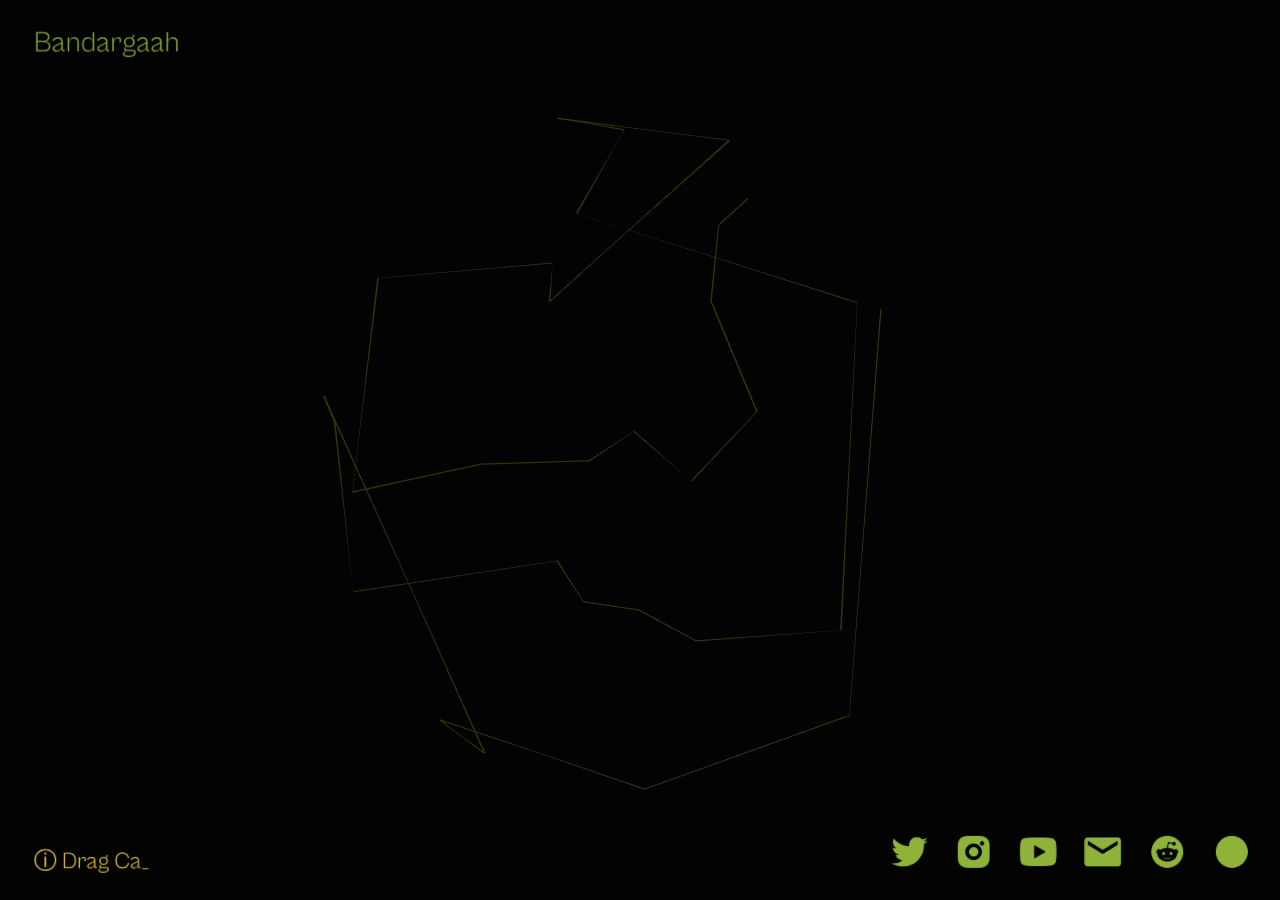
<file: index.html>
<!DOCTYPE html>
<html lang="en">

<head>
    <title>Bandargaah</title>
    <meta charset="utf-8">
    <meta name="viewport" content="width=device-width, user-scalable=no, initial-scale=1">
    <meta itemprop="name" content="Jaalibandar">
    <meta itemprop="description" content="Art & Tech">
    <meta itemprop="image" content="screenshot.png">
    <meta name="description" content="Portfolio Website" />

    <style>
        body {
            margin: 0;
            background-color: #000;
            color: #fff;
            font-family: Helvetica, Arial, sans-serif;
            overflow: hidden; /* disable scrolling / rubberband effect on mobile */
        }

        canvas {
            display: block;
            position: absolute;
            outline:0;
        }

        * {
            /* disable on touch highlights of html elements, especially on mobile! */
            -webkit-tap-highlight-color: transparent;
            -webkit-touch-callout: none;
            -webkit-user-select: none;
            -moz-user-select: none;
            -ms-user-select: none;
            user-select: none;
        }

    </style>

    <!-- Global site tag (gtag.js) - Google Analytics -->
    <script async src="https://www.googletagmanager.com/gtag/js?id=G-V5BBB9XHF3"></script>
    <script>
      window.dataLayer = window.dataLayer || [];
      function gtag(){dataLayer.push(arguments);}
      gtag('js', new Date());

      gtag('config', 'G-V5BBB9XHF3');
    </script>

</head>

<body>
    <canvas id="glcanvas" width="100vw" height="100vh" tabindex="1"></canvas>

    
    <script type="text/javascript" src="js/patch.js" async></script>
    

    <script>

        // disable rubberband effect on mobile devices
        document.getElementById('glcanvas').addEventListener('touchmove', (e)=>{ e.preventDefault(); }, false);


        function patchInitialized(patch) {
            // You can now access the patch object (patch), register variable watchers and so on
        }

        function patchFinishedLoading(patch) {
            // The patch is ready now, all assets have been loaded
        }

        document.addEventListener('CABLES.jsLoaded', function (event) {
            CABLES.patch = new CABLES.Patch({
                patch: CABLES.exportedPatch,
                "prefixAssetPath": "",
                "assetPath": "assets/",
                "jsPath": "js/",
                "glCanvasId": "glcanvas",
                "glCanvasResizeToWindow": true,
                "onPatchLoaded": patchInitialized,
                "onFinishedLoading": patchFinishedLoading,
                "canvas":{"alpha":true,"premultipliedAlpha":true} // make canvas transparent
            });
        });
    </script>
</body>

</html>
</file>
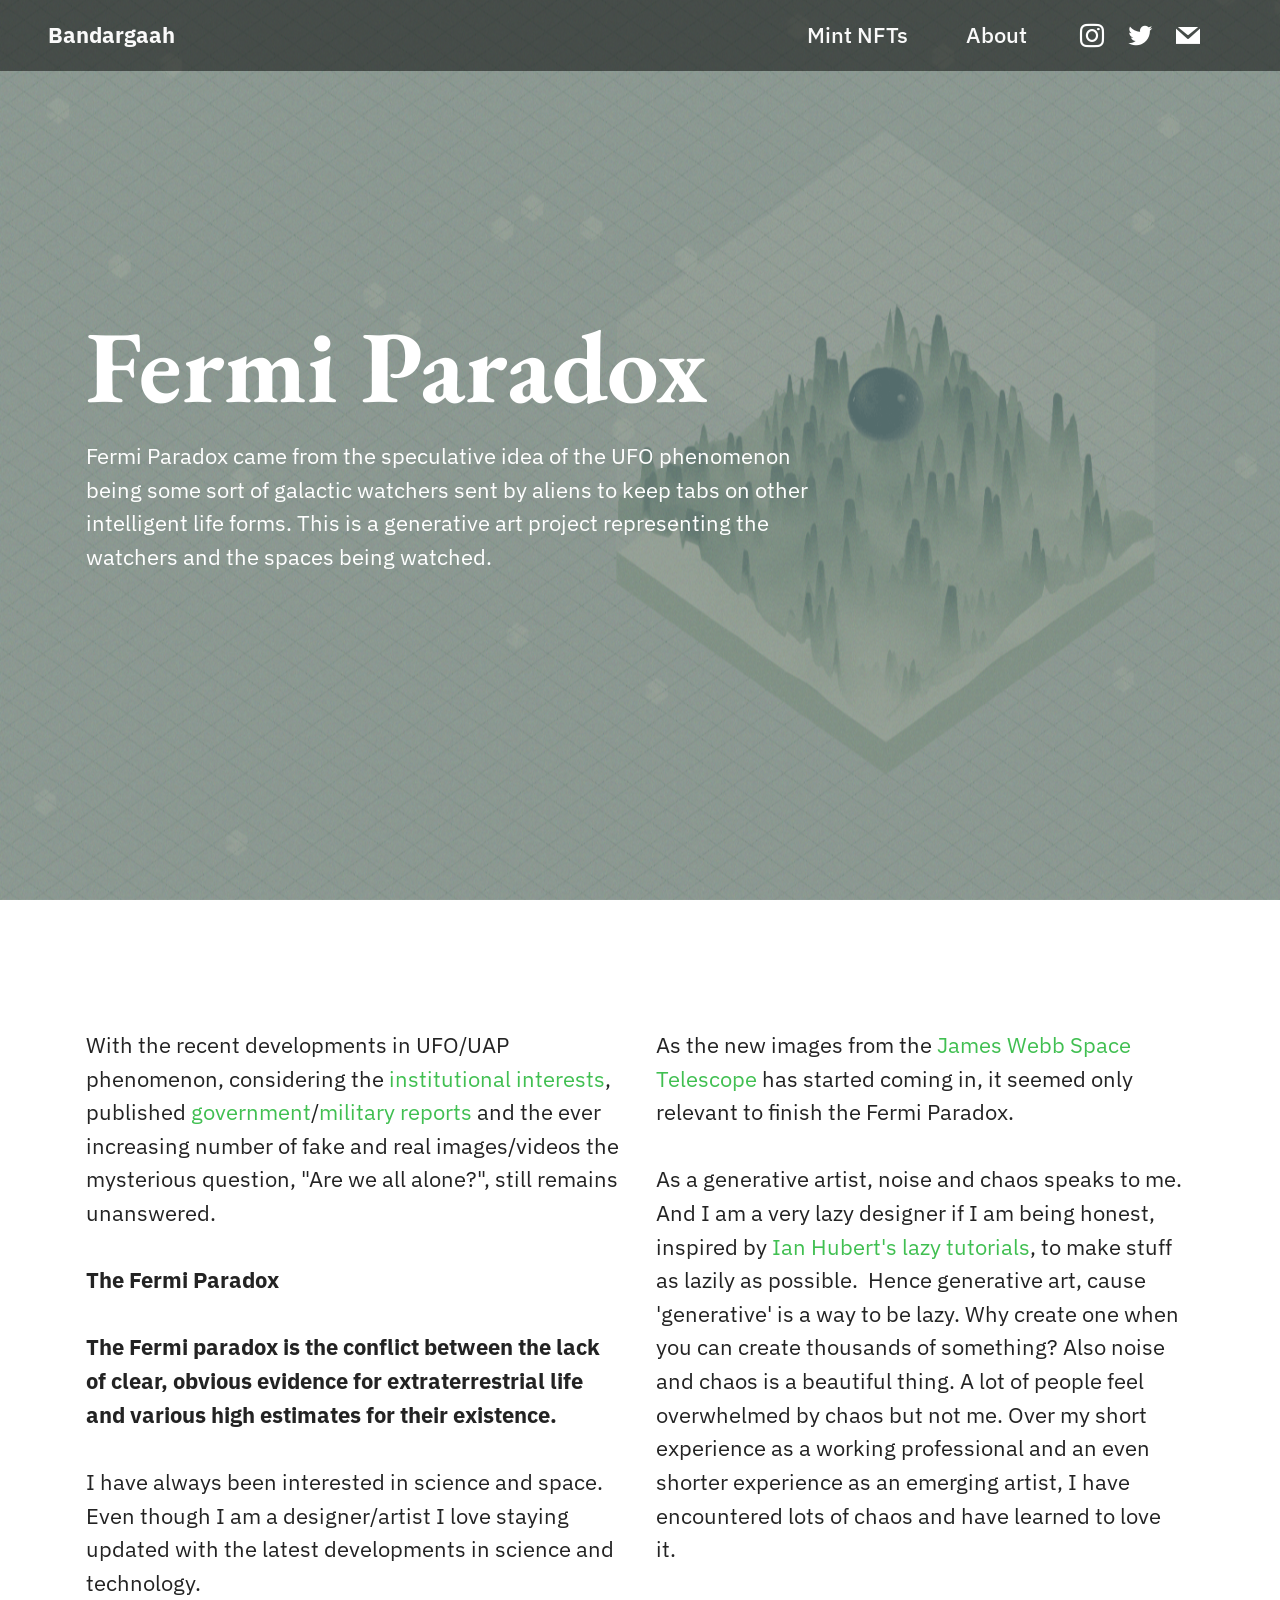
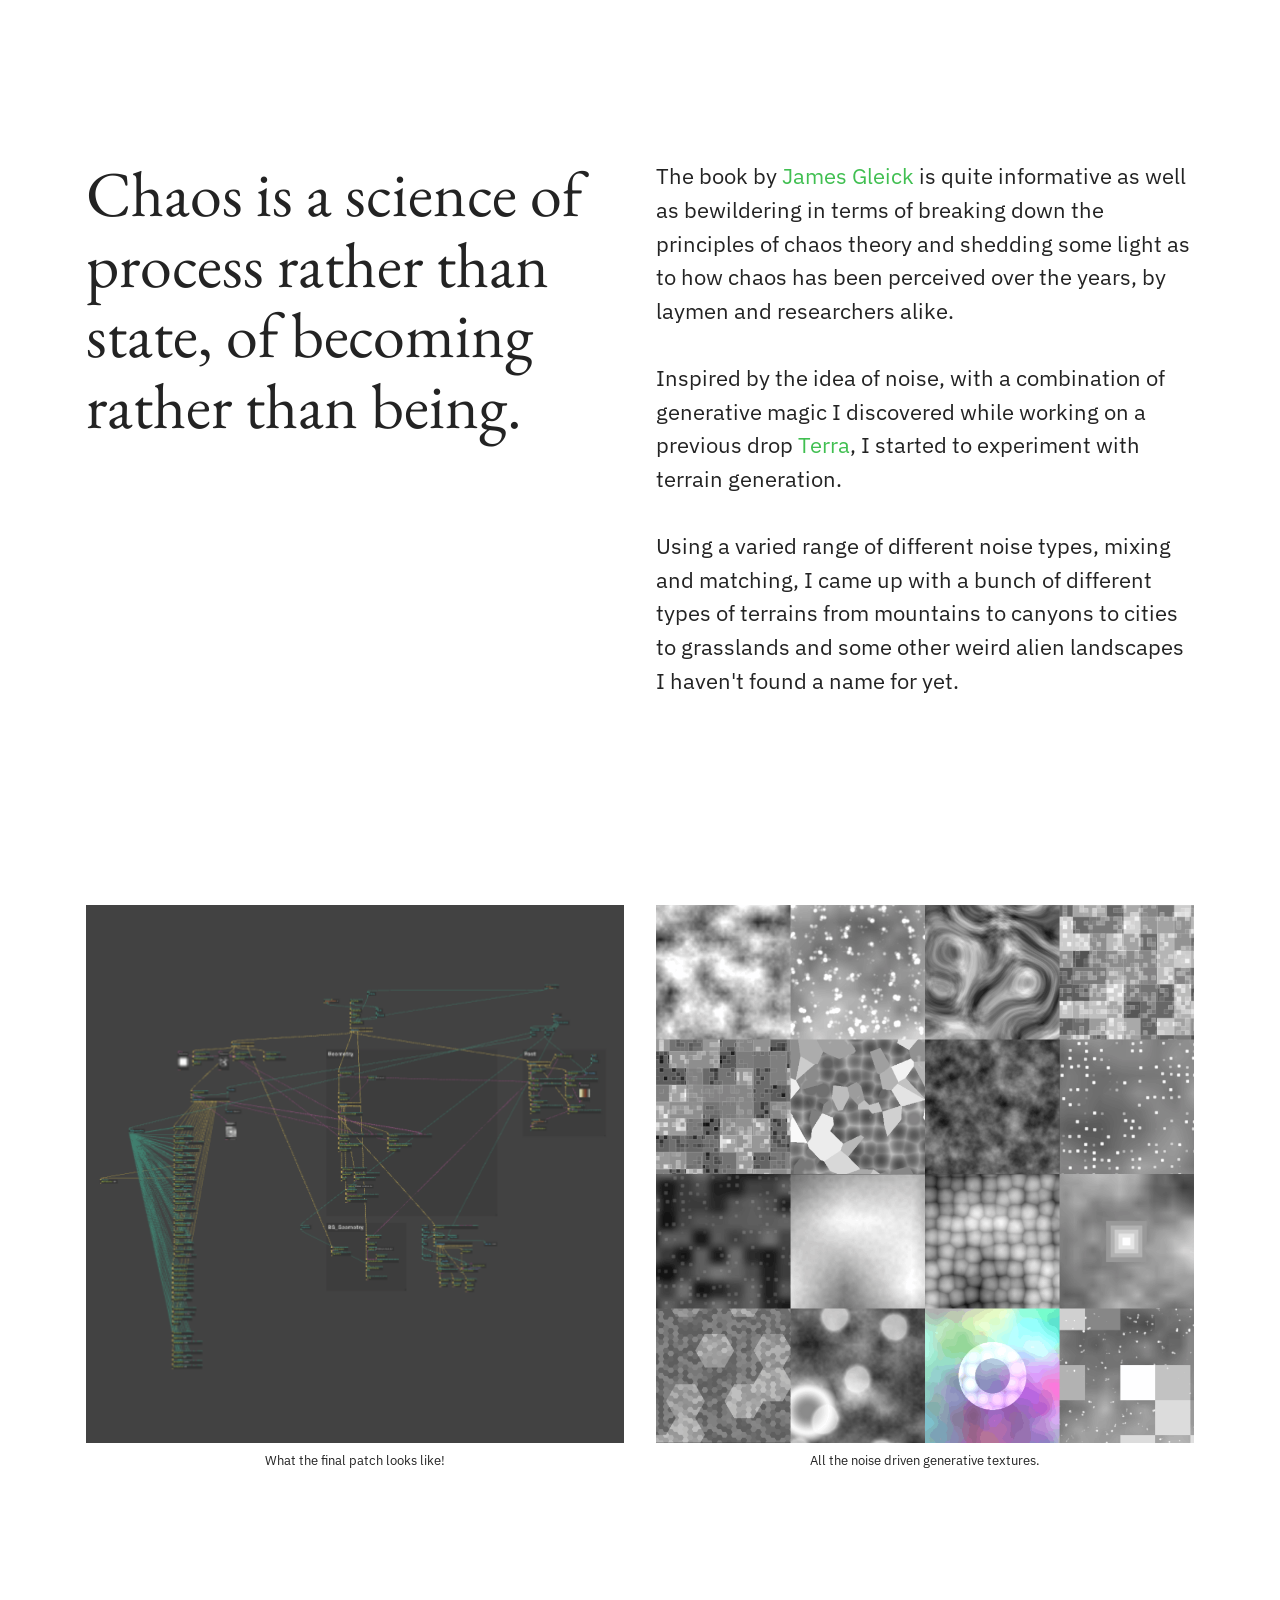
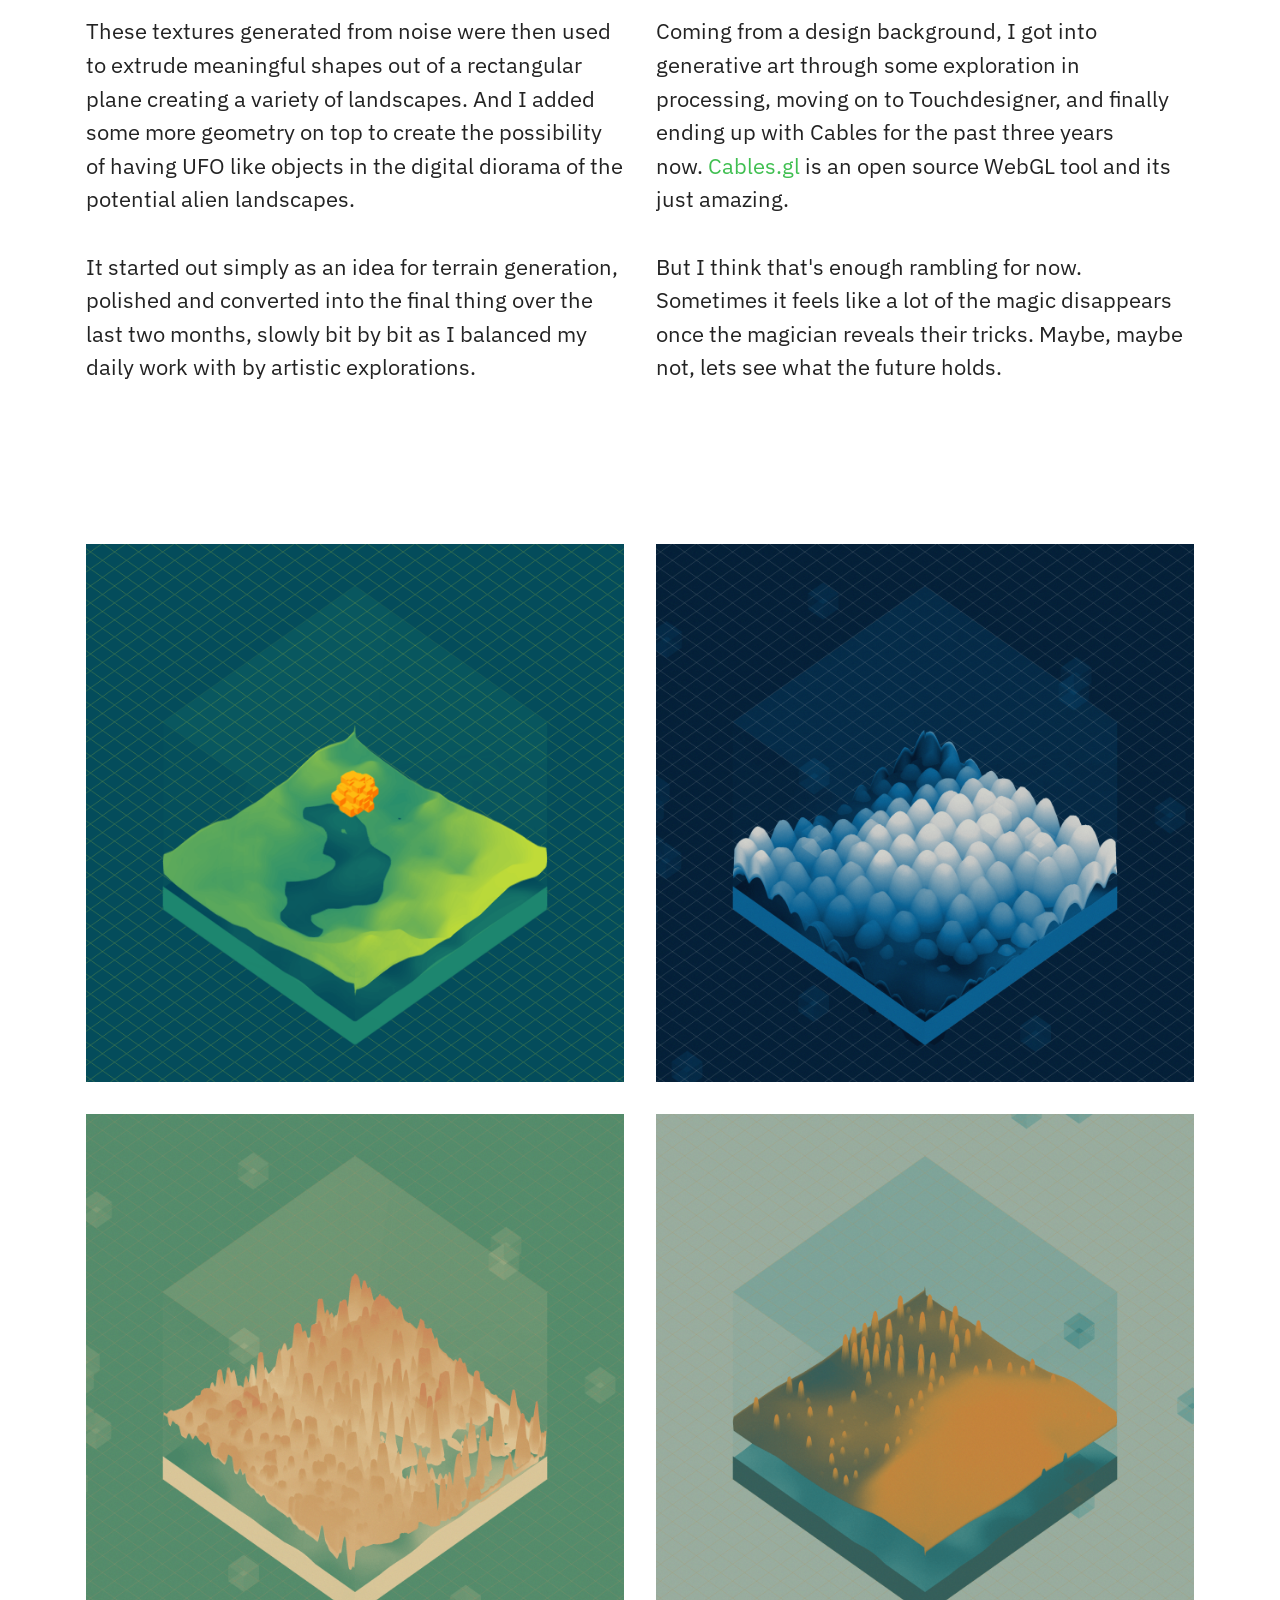
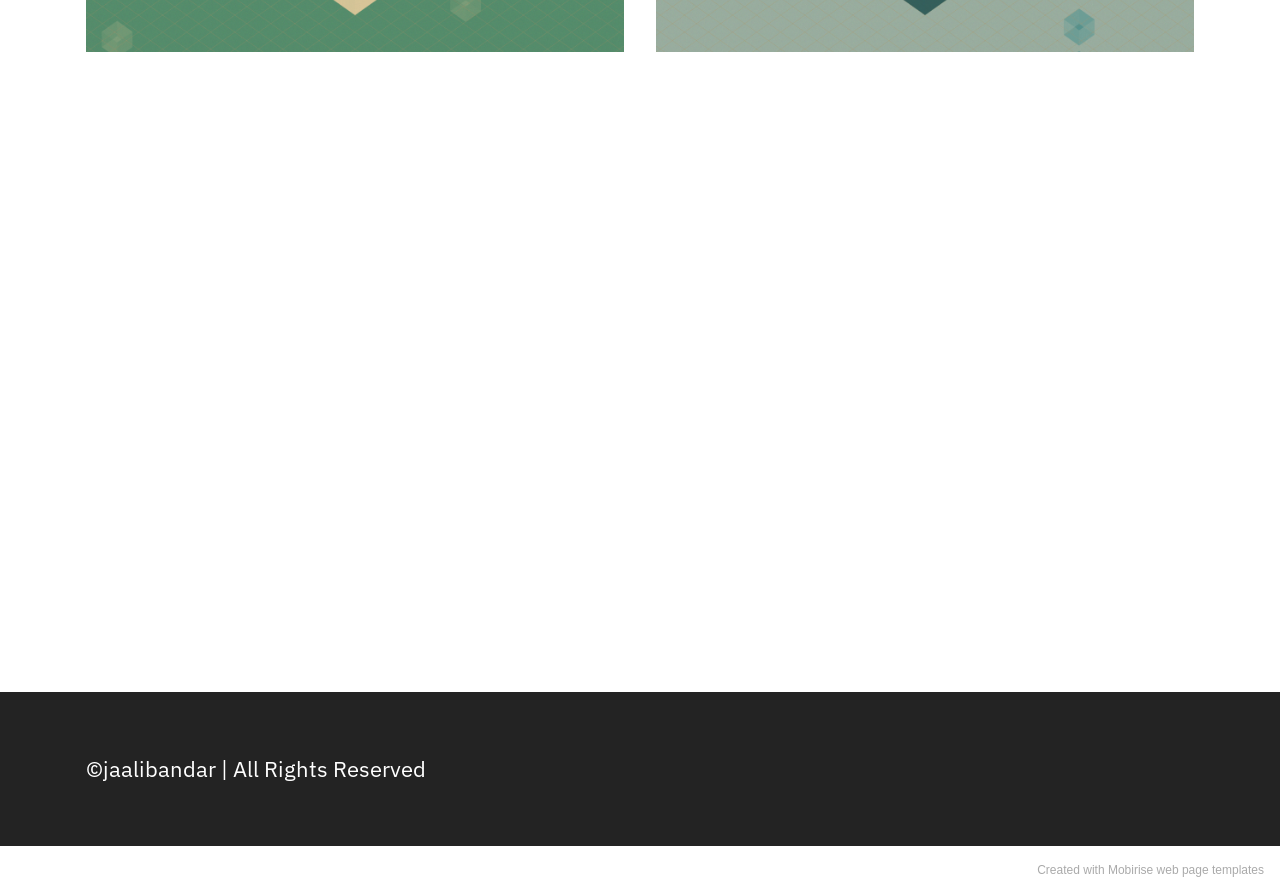
<file: fermiparadox.html>
<!DOCTYPE html>
<html  >
<head>
  <!-- Site made with Mobirise Website Builder v5.6.0, https://mobirise.com -->
  <meta charset="UTF-8">
  <meta http-equiv="X-UA-Compatible" content="IE=edge">
  <meta name="generator" content="Mobirise v5.6.0, mobirise.com">
  <meta name="viewport" content="width=device-width, initial-scale=1, minimum-scale=1">
  <link rel="shortcut icon" href="assets/images/icon01.png" type="image/x-icon">
  <meta name="description" content="">
  
  
  <title>Fermi Paradox</title>
  <link rel="stylesheet" href="assets/bootstrap/css/bootstrap.min.css">
  <link rel="stylesheet" href="assets/bootstrap/css/bootstrap-grid.min.css">
  <link rel="stylesheet" href="assets/bootstrap/css/bootstrap-reboot.min.css">
  <link rel="stylesheet" href="assets/parallax/jarallax.css">
  <link rel="stylesheet" href="assets/dropdown/css/style.css">
  <link rel="stylesheet" href="assets/socicon/css/styles.css">
  <link rel="stylesheet" href="assets/theme/css/style.css">
  <link rel="preload" href="https://fonts.googleapis.com/css?family=EB+Garamond:400,500,600,700,800,400i,500i,600i,700i,800i&display=swap" as="style" onload="this.onload=null;this.rel='stylesheet'">
  <noscript><link rel="stylesheet" href="https://fonts.googleapis.com/css?family=EB+Garamond:400,500,600,700,800,400i,500i,600i,700i,800i&display=swap"></noscript>
  <link rel="preload" href="https://fonts.googleapis.com/css?family=IBM+Plex+Sans:100,100i,200,200i,300,300i,400,400i,500,500i,600,600i,700,700i&display=swap" as="style" onload="this.onload=null;this.rel='stylesheet'">
  <noscript><link rel="stylesheet" href="https://fonts.googleapis.com/css?family=IBM+Plex+Sans:100,100i,200,200i,300,300i,400,400i,500,500i,600,600i,700,700i&display=swap"></noscript>
  <link rel="preload" as="style" href="assets/mobirise/css/mbr-additional.css"><link rel="stylesheet" href="assets/mobirise/css/mbr-additional.css" type="text/css">
  
  
  
  
</head>
<body>

<!-- Analytics -->
<!-- Global site tag (gtag.js) - Google Analytics -->
<script async src="https://www.googletagmanager.com/gtag/js?id=G-V5BBB9XHF3"></script>
<script>
  window.dataLayer = window.dataLayer || [];
  function gtag(){dataLayer.push(arguments);}
  gtag('js', new Date());

  gtag('config', 'G-V5BBB9XHF3');
</script>
<!-- /Analytics -->


  
  <section data-bs-version="5.1" class="menu menu3 cid-tbEhazWsfo" once="menu" id="menu3-m">
    
    <nav class="navbar navbar-dropdown navbar-expand-lg">
        <div class="container-fluid">
            <div class="navbar-brand">
                
                <span class="navbar-caption-wrap"><a class="navbar-caption text-white text-primary display-7" href="index.html">Bandargaah</a></span>
            </div>
            <button class="navbar-toggler" type="button" data-toggle="collapse" data-bs-toggle="collapse" data-target="#navbarSupportedContent" data-bs-target="#navbarSupportedContent" aria-controls="navbarNavAltMarkup" aria-expanded="false" aria-label="Toggle navigation">
                <div class="hamburger">
                    <span></span>
                    <span></span>
                    <span></span>
                    <span></span>
                </div>
            </button>
            <div class="collapse navbar-collapse" id="navbarSupportedContent">
                <ul class="navbar-nav nav-dropdown nav-right" data-app-modern-menu="true"><li class="nav-item"><a class="nav-link link text-white text-primary display-7" href="index.html#features3-2">Mint NFTs</a></li>
                    
                    <li class="nav-item"><a class="nav-link link text-white text-primary display-7" href="about.html">About</a>
                    </li></ul>
                <div class="icons-menu">
                    <a class="iconfont-wrapper" href="https://www.instagram.com/jaali.bandar/" target="_blank">
                        <span class="p-2 mbr-iconfont socicon-instagram socicon" style="color: rgb(255, 255, 255); fill: rgb(255, 255, 255);"></span>
                    </a>
                    <a class="iconfont-wrapper" href="https://twitter.com/jaalibandar" target="_blank">
                        <span class="p-2 mbr-iconfont socicon-twitter socicon" style="color: rgb(255, 255, 255); fill: rgb(255, 255, 255);"></span>
                    </a>
                    <a class="iconfont-wrapper" href="mailto:jaalibandar@gmail.com">
                        <span class="p-2 mbr-iconfont socicon-mail socicon" style="color: rgb(255, 255, 255); fill: rgb(255, 255, 255);"></span>
                    </a>
                    
                </div>
                
            </div>
        </div>
    </nav>
</section>

<section data-bs-version="5.1" class="header1 cid-tbEhaAlPJ0 mbr-fullscreen mbr-parallax-background" id="header1-n">

    

    <div class="mbr-overlay" style="opacity: 0.2; background-color: rgb(0, 0, 0);"></div>

    <div class="container">
        <div class="row">
            <div class="col-12 col-lg-8">
                <h1 class="mbr-section-title mbr-fonts-style mb-3 display-1"><strong>Fermi Paradox</strong></h1>
                
                <p class="mbr-text mbr-fonts-style display-7">Fermi Paradox came from the speculative idea of the UFO phenomenon being some sort of galactic watchers sent by aliens to keep tabs on other intelligent life forms. This is a generative art project representing the watchers and the spaces being watched.&nbsp;<br></p>
                
            </div>
        </div>
    </div>
</section>

<section data-bs-version="5.1" class="content10 cid-tbEhaAzHcW" id="content10-o">
    
    <div class="container">
        <div class="row justify-content-center">
            <div class="col-12 col-md">
                
                <h6 class="mbr-section-subtitle mbr-fonts-style mb-4 display-7">With the recent developments in UFO/UAP phenomenon, considering the <a href="https://www.nasa.gov/feature/nasa-to-set-up-independent-study-on-unidentified-aerial-phenomena/" class="text-success" target="_blank">institutional interests</a>, published <a href="https://time.com/6177650/congress-ufo-hearings/" class="text-success" target="_blank">government</a>/<a href="https://www.nytimes.com/2020/04/28/us/pentagon-ufo-videos.html" class="text-success" target="_blank">military reports</a> and the ever increasing number of fake and real images/videos the mysterious question, "Are we all alone?", still remains unanswered.<br><br><strong>The Fermi Paradox&nbsp;</strong><strong><br></strong><br><strong>The Fermi paradox is the conflict between the lack of clear, obvious evidence for extraterrestrial life and various high estimates for their existence.</strong><br><br>I have always been interested in science and space. Even though I am a designer/artist I love staying updated with the latest developments in science and technology.</h6>
            </div>
            <div class="col-md-12 col-lg-6">
                <p class="mbr-text mbr-fonts-style display-7">As the new images from the <a href="https://webb.nasa.gov/" class="text-success" target="_blank">James Webb Space Telescope</a> has started coming in, it seemed only relevant to finish the Fermi Paradox.&nbsp;&nbsp;<br><br>As a generative artist, noise and chaos speaks to me. And I am a very lazy designer if I am being honest, inspired by <a href="https://www.youtube.com/channel/UCbmxZRQk-X0p-TOxd6PEYJA" class="text-success" target="_blank">Ian Hubert's lazy tutorials</a>, to make stuff as lazily as possible.&nbsp; Hence generative art, cause 'generative' is a way to be lazy. Why create one when you can create thousands of something? Also noise and chaos is a beautiful thing. A lot of people feel overwhelmed by chaos but not me. Over my short experience as a working professional and an even shorter experience as an&nbsp;emerging artist, I have encountered lots of chaos and have learned to love it.&nbsp;&nbsp;</p>
            </div>
        </div>
    </div>
</section>

<section data-bs-version="5.1" class="content10 cid-tbEhaAJ5ib" id="content10-p">
    
    <div class="container">
        <div class="row justify-content-center">
            <div class="col-12 col-md">
                
                <h6 class="mbr-section-subtitle mbr-fonts-style mb-4 display-2">Chaos is a science of process rather than state, of becoming rather than being.</h6>
            </div>
            <div class="col-md-12 col-lg-6">
                <p class="mbr-text mbr-fonts-style display-7">The book by <a href="https://www.goodreads.com/en/book/show/64582.Chaos" class="text-success" target="_blank">James Gleick</a> is quite informative as well as bewildering in terms of breaking down the principles of chaos theory and shedding some light as to how chaos has been perceived over the years, by laymen and researchers alike.&nbsp;<br><br>Inspired by the idea of noise, with a combination of generative magic I discovered while working on a previous drop <a href="https://www.fxhash.xyz/marketplace/generative/8184" class="text-success" target="_blank">Terra</a>, I started to experiment with terrain generation.&nbsp;<br><br>Using a varied range of different noise types, mixing and matching, I came up with a bunch of different types of terrains from mountains to canyons to cities to grasslands and some other weird alien landscapes I haven't found a name for yet.&nbsp;&nbsp;</p>
            </div>
        </div>
    </div>
</section>

<section data-bs-version="5.1" class="image4 cid-tbEJcCUP1L" id="image4-t">
    

    

    <div class="container">
        <div class="row">
            <div class="col-12 col-lg-6">
                <div class="image-wrapper">
                    <img src="assets/images/w2-1024x1024.png" alt="Mobirise">
                    <p class="mbr-text mbr-fonts-style mt-2 align-center display-4">All the noise driven generative textures.</p>
                </div>
            </div>
            <div class="col-12 col-lg-6">
                <div class="image-wrapper">
                    <img src="assets/images/w1-1080x1080.png" alt="cables patch">
                    <p class="mbr-text mbr-fonts-style mt-2 align-center display-4">
                        What the final patch looks like!</p>
                </div>
            </div>
        </div>
    </div>
</section>

<section data-bs-version="5.1" class="content10 cid-tbEhaATDMW" id="content10-q">
    
    <div class="container">
        <div class="row justify-content-center">
            <div class="col-12 col-md">
                
                <h6 class="mbr-section-subtitle mbr-fonts-style mb-4 display-7">These textures generated from noise were then used to extrude meaningful shapes out of a rectangular plane creating a variety of landscapes. And I added some more geometry on top to create the possibility of having UFO like objects in the digital diorama of the potential alien landscapes.&nbsp;<br><br>It started out simply as an idea for terrain generation, polished and converted into the final thing over the last two months, slowly bit by bit as I balanced my daily work with by artistic explorations.</h6>
            </div>
            <div class="col-md-12 col-lg-6">
                <p class="mbr-text mbr-fonts-style display-7">Coming from a design background, I got into generative art through some exploration in processing, moving on to Touchdesigner, and finally ending up with Cables for the past three years now.&nbsp;<a href="https://cables.gl/" class="text-success" target="_blank">Cables.gl</a> is an open source WebGL tool and its just amazing.&nbsp;&nbsp;<br><br>But I think that's enough rambling for now. Sometimes it feels like a lot of the magic disappears once the magician reveals their tricks. Maybe, maybe not, lets see what the future holds.&nbsp;<br></p>
            </div>
        </div>
    </div>
</section>

<section data-bs-version="5.1" class="image4 cid-tbESbwjRMY" id="image4-u">
    

    

    <div class="container">
        <div class="row">
            <div class="col-12 col-lg-6">
                <div class="image-wrapper">
                    <img src="assets/images/07-1256x1256.png" alt="">
                    
                </div>
            </div>
            <div class="col-12 col-lg-6">
                <div class="image-wrapper">
                    <img src="assets/images/01-1256x1256.png" alt="">
                    
                </div>
            </div>
        </div>
    </div>
</section>

<section data-bs-version="5.1" class="image4 cid-tbEStbmTJ1" id="image4-v">
    

    

    <div class="container">
        <div class="row">
            <div class="col-12 col-lg-6">
                <div class="image-wrapper">
                    <img src="assets/images/08-1256x1256.png" alt="">
                    
                </div>
            </div>
            <div class="col-12 col-lg-6">
                <div class="image-wrapper">
                    <img src="assets/images/04-1256x1256.png" alt="">
                    
                </div>
            </div>
        </div>
    </div>
</section>

<section data-bs-version="5.1" class="map2 cid-tbEhaB7TNU" id="map2-r">
    
    
    <div>
        
        <div class="google-map"><iframe frameborder="0" style="border:0" src="https://www.google.com/maps/embed/v1/place?key=AIzaSyCNveGQ9bfpKFwWzQLLftrR9hNiHwdqQG8&amp;q=bangalore" allowfullscreen=""></iframe></div>
    </div>
</section>

<section data-bs-version="5.1" class="footer7 cid-tbEhaBnbvq" once="footers" id="footer7-s">

    

    

    <div class="container">
        <div class="media-container-row align-center mbr-white">
            <div class="col-12">
                <p class="mbr-text mb-0 mbr-fonts-style display-7">
                    ©jaalibandar | All Rights Reserved
                </p>
            </div>
        </div>
    </div>
</section><section style="background-color: #fff; font-family: -apple-system, BlinkMacSystemFont, 'Segoe UI', 'Roboto', 'Helvetica Neue', Arial, sans-serif; color:#aaa; font-size:12px; padding: 0; align-items: center; display: flex;"><a href="https://mobirise.site/i" style="flex: 1 1; height: 3rem; padding-left: 1rem;"></a><p style="flex: 0 0 auto; margin:0; padding-right:1rem;">Created with Mobirise <a href="https://mobirise.site/u" style="color:#aaa;">web page</a> templates</p></section><script src="assets/bootstrap/js/bootstrap.bundle.min.js"></script>  <script src="assets/parallax/jarallax.js"></script>  <script src="assets/smoothscroll/smooth-scroll.js"></script>  <script src="assets/ytplayer/index.js"></script>  <script src="assets/dropdown/js/navbar-dropdown.js"></script>  <script src="assets/theme/js/script.js"></script>  
  
  
</body>
</html>
</file>
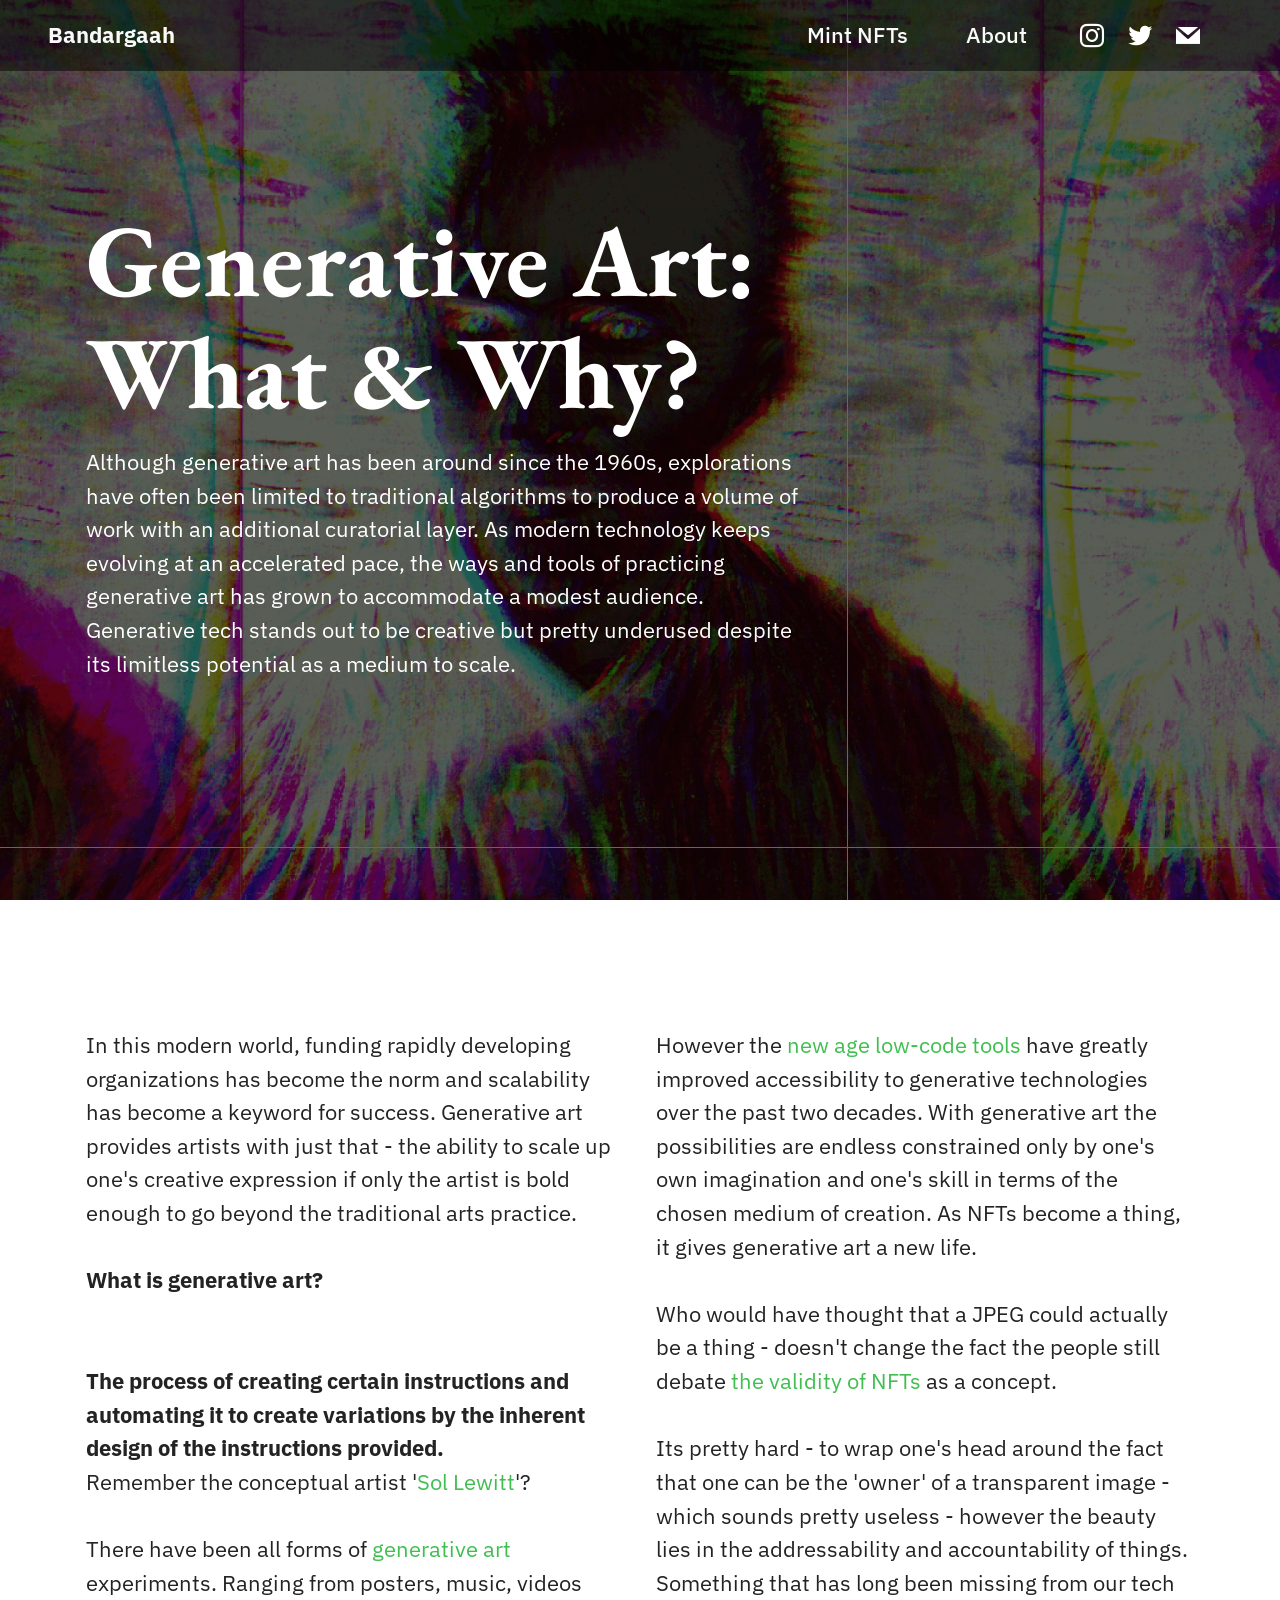
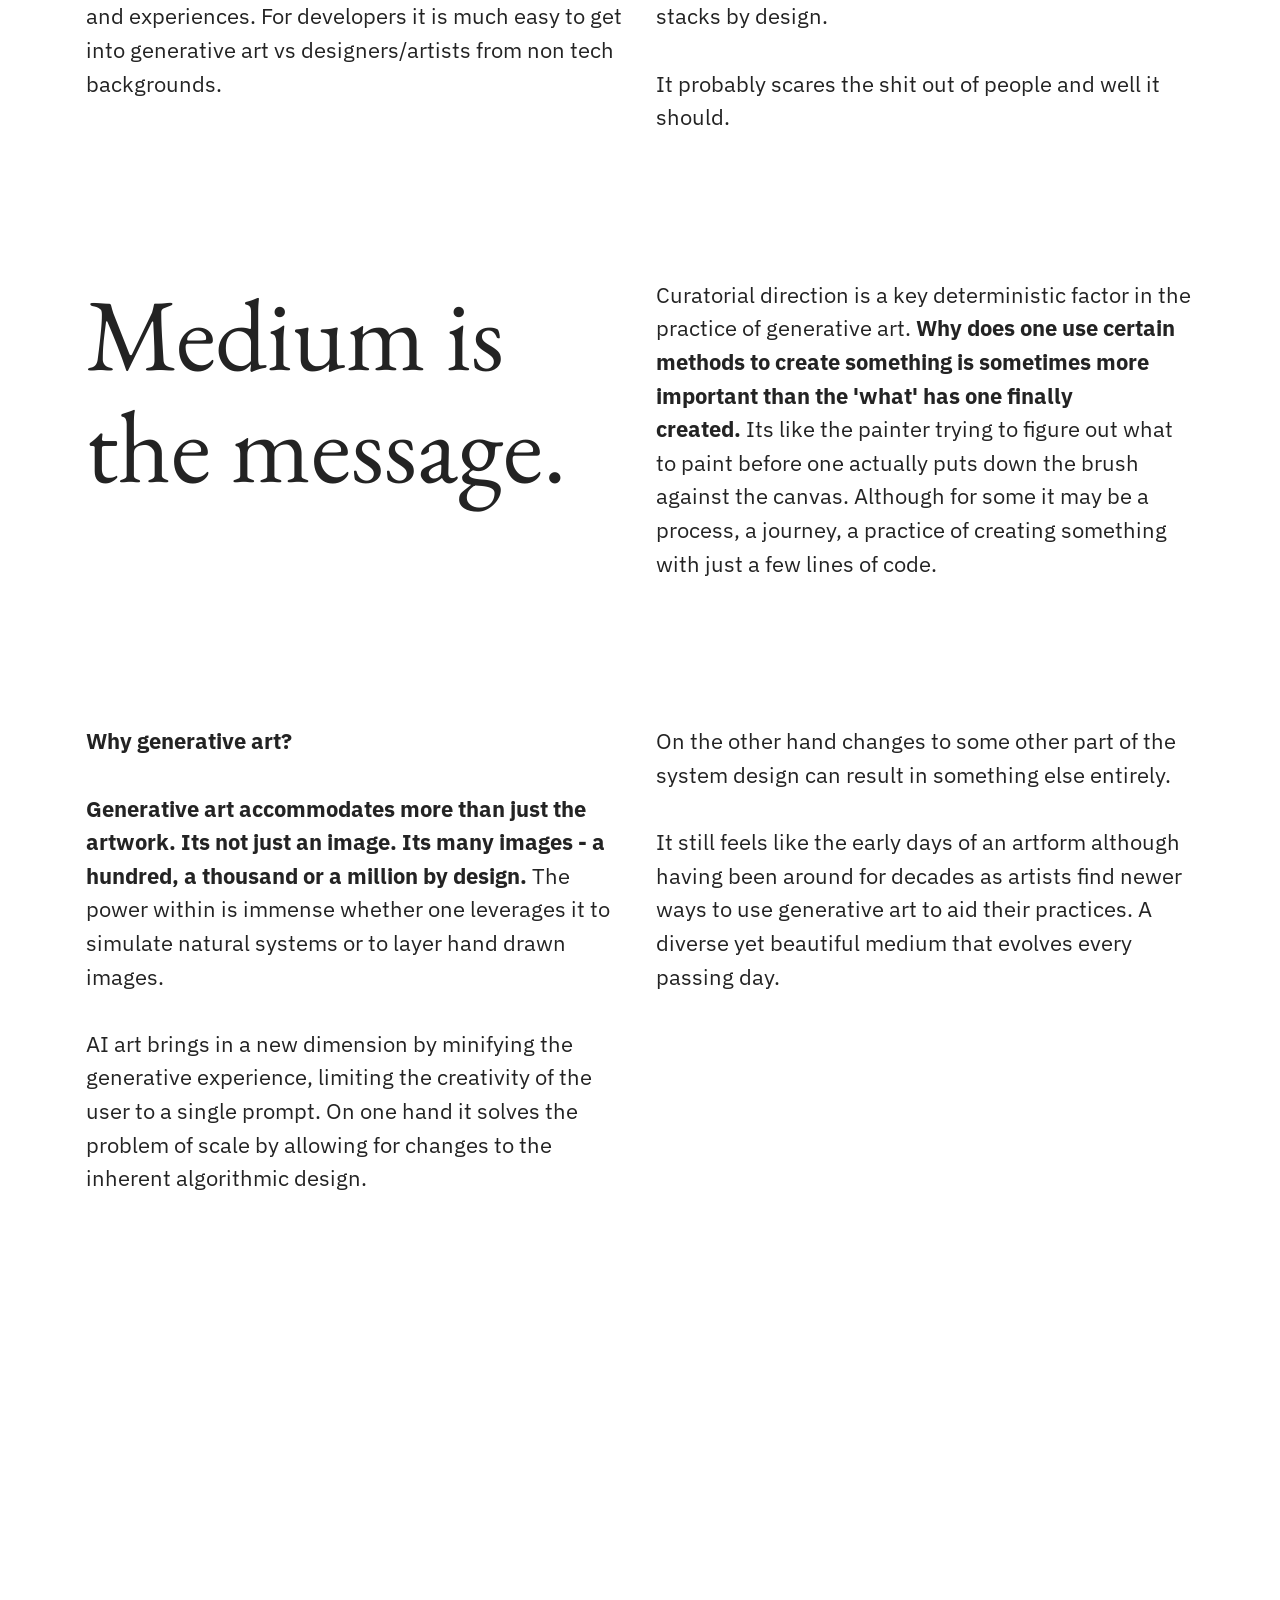
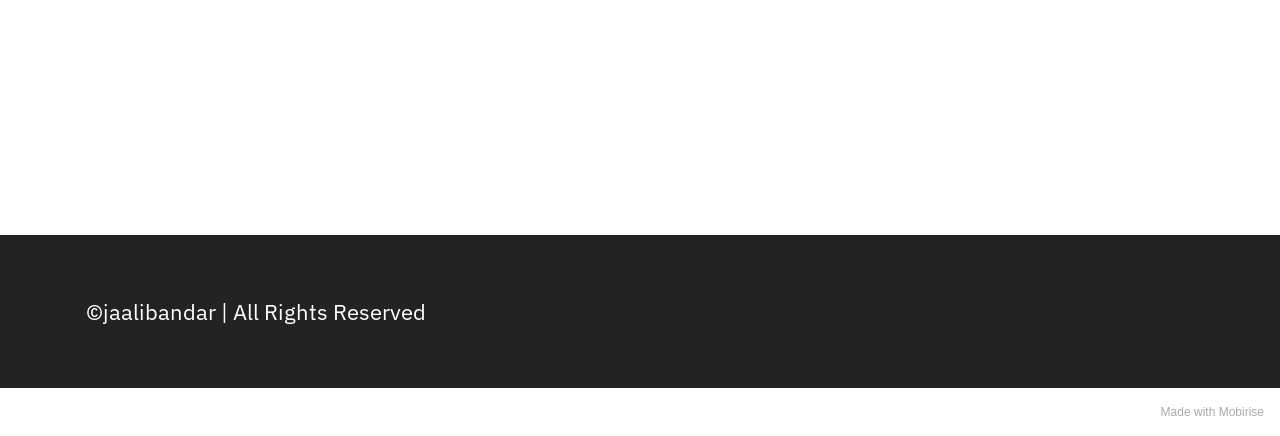
<file: generativeartwhat&why.html>
<!DOCTYPE html>
<html  >
<head>
  <!-- Site made with Mobirise Website Builder v5.6.0, https://mobirise.com -->
  <meta charset="UTF-8">
  <meta http-equiv="X-UA-Compatible" content="IE=edge">
  <meta name="generator" content="Mobirise v5.6.0, mobirise.com">
  <meta name="viewport" content="width=device-width, initial-scale=1, minimum-scale=1">
  <link rel="shortcut icon" href="assets/images/icon01.png" type="image/x-icon">
  <meta name="description" content="">
  
  
  <title>Generative Art: What & Why?</title>
  <link rel="stylesheet" href="assets/bootstrap/css/bootstrap.min.css">
  <link rel="stylesheet" href="assets/bootstrap/css/bootstrap-grid.min.css">
  <link rel="stylesheet" href="assets/bootstrap/css/bootstrap-reboot.min.css">
  <link rel="stylesheet" href="assets/parallax/jarallax.css">
  <link rel="stylesheet" href="assets/dropdown/css/style.css">
  <link rel="stylesheet" href="assets/socicon/css/styles.css">
  <link rel="stylesheet" href="assets/theme/css/style.css">
  <link rel="preload" href="https://fonts.googleapis.com/css?family=EB+Garamond:400,500,600,700,800,400i,500i,600i,700i,800i&display=swap" as="style" onload="this.onload=null;this.rel='stylesheet'">
  <noscript><link rel="stylesheet" href="https://fonts.googleapis.com/css?family=EB+Garamond:400,500,600,700,800,400i,500i,600i,700i,800i&display=swap"></noscript>
  <link rel="preload" href="https://fonts.googleapis.com/css?family=IBM+Plex+Sans:100,100i,200,200i,300,300i,400,400i,500,500i,600,600i,700,700i&display=swap" as="style" onload="this.onload=null;this.rel='stylesheet'">
  <noscript><link rel="stylesheet" href="https://fonts.googleapis.com/css?family=IBM+Plex+Sans:100,100i,200,200i,300,300i,400,400i,500,500i,600,600i,700,700i&display=swap"></noscript>
  <link rel="preload" as="style" href="assets/mobirise/css/mbr-additional.css"><link rel="stylesheet" href="assets/mobirise/css/mbr-additional.css" type="text/css">
  
  
  
  
</head>
<body>

<!-- Analytics -->
<!-- Global site tag (gtag.js) - Google Analytics -->
<script async src="https://www.googletagmanager.com/gtag/js?id=G-V5BBB9XHF3"></script>
<script>
  window.dataLayer = window.dataLayer || [];
  function gtag(){dataLayer.push(arguments);}
  gtag('js', new Date());

  gtag('config', 'G-V5BBB9XHF3');
</script>
<!-- /Analytics -->


  
  <section data-bs-version="5.1" class="menu menu3 cid-t7Nd58TStP" once="menu" id="menu3-e">
    
    <nav class="navbar navbar-dropdown navbar-expand-lg">
        <div class="container-fluid">
            <div class="navbar-brand">
                
                <span class="navbar-caption-wrap"><a class="navbar-caption text-white text-primary display-7" href="index.html">Bandargaah</a></span>
            </div>
            <button class="navbar-toggler" type="button" data-toggle="collapse" data-bs-toggle="collapse" data-target="#navbarSupportedContent" data-bs-target="#navbarSupportedContent" aria-controls="navbarNavAltMarkup" aria-expanded="false" aria-label="Toggle navigation">
                <div class="hamburger">
                    <span></span>
                    <span></span>
                    <span></span>
                    <span></span>
                </div>
            </button>
            <div class="collapse navbar-collapse" id="navbarSupportedContent">
                <ul class="navbar-nav nav-dropdown nav-right" data-app-modern-menu="true"><li class="nav-item"><a class="nav-link link text-white text-primary display-7" href="index.html#features3-2">Mint NFTs</a></li>
                    
                    <li class="nav-item"><a class="nav-link link text-white text-primary display-7" href="about.html">About</a>
                    </li></ul>
                <div class="icons-menu">
                    <a class="iconfont-wrapper" href="https://www.instagram.com/jaali.bandar/" target="_blank">
                        <span class="p-2 mbr-iconfont socicon-instagram socicon" style="color: rgb(255, 255, 255); fill: rgb(255, 255, 255);"></span>
                    </a>
                    <a class="iconfont-wrapper" href="https://twitter.com/jaalibandar" target="_blank">
                        <span class="p-2 mbr-iconfont socicon-twitter socicon" style="color: rgb(255, 255, 255); fill: rgb(255, 255, 255);"></span>
                    </a>
                    <a class="iconfont-wrapper" href="mailto:jaalibandar@gmail.com">
                        <span class="p-2 mbr-iconfont socicon-mail socicon" style="color: rgb(255, 255, 255); fill: rgb(255, 255, 255);"></span>
                    </a>
                    
                </div>
                
            </div>
        </div>
    </nav>
</section>

<section data-bs-version="5.1" class="header1 cid-t7Nd59ft2y mbr-fullscreen mbr-parallax-background" id="header1-f">

    

    <div class="mbr-overlay" style="opacity: 0.6; background-color: rgb(0, 0, 0);"></div>

    <div class="container">
        <div class="row">
            <div class="col-12 col-lg-8">
                <h1 class="mbr-section-title mbr-fonts-style mb-3 display-1"><strong>Generative Art: What &amp; Why?</strong></h1>
                
                <p class="mbr-text mbr-fonts-style display-7">Although generative art has been around since the 1960s, explorations have often been limited to traditional algorithms to produce a volume of work with an additional curatorial layer. As modern technology keeps evolving at an accelerated pace, the ways and tools of practicing generative art has grown to accommodate a modest audience. Generative tech stands out to be creative but pretty underused despite its limitless potential as a medium to scale. </p>
                
            </div>
        </div>
    </div>
</section>

<section data-bs-version="5.1" class="content10 cid-t7NIQINR4L" id="content10-k">
    
    <div class="container">
        <div class="row justify-content-center">
            <div class="col-12 col-md">
                
                <h6 class="mbr-section-subtitle mbr-fonts-style mb-4 display-7">In this modern world, funding rapidly developing organizations has become the norm and scalability has become a keyword for success. Generative art provides artists with just that - the ability to scale up one's creative expression if only the artist is bold enough to go beyond the traditional arts practice.&nbsp;<br><br><strong>What is generative art?&nbsp;</strong><br><strong><br></strong><br><strong>The process of creating certain instructions and automating it to create variations by the inherent design of the instructions provided. </strong><br>Remember the conceptual artist '<a href="https://artsandculture.google.com/story/ygWRcTdreqHKIA" class="text-success" target="_blank">Sol Lewitt</a>'?&nbsp;<br><br>There have been all forms of <a href="https://aiartists.org/generative-art-design" class="text-success" target="_blank">generative art</a> experiments. Ranging from posters, music, videos and experiences. For developers it is much easy to get into generative art vs designers/artists from non tech backgrounds.&nbsp;<br></h6>
            </div>
            <div class="col-md-12 col-lg-6">
                <p class="mbr-text mbr-fonts-style display-7">However the <a href="https://nodes.io/story/#background" class="text-success" target="_blank">new age low-code tools</a> have greatly improved accessibility to generative technologies over the past two decades. With generative art the possibilities are endless constrained only by one's own imagination and one's skill in terms of the chosen medium of creation. As NFTs become a thing, it gives generative art a new life.<br><br>Who would have thought that a JPEG could actually be a thing - doesn't change the fact the people still debate <a href="https://reallifemag.com/play-to-lose/" class="text-success" target="_blank">the validity of NFTs</a> as a concept. <br><br>Its pretty hard - to wrap one's head around the fact that one can be the 'owner' of a transparent image - which sounds pretty useless - however the beauty lies in the addressability and accountability of things. Something that has long been missing from our tech stacks by design. <br><br>It probably scares the shit out of people and well it should.&nbsp;<br></p>
            </div>
        </div>
    </div>
</section>

<section data-bs-version="5.1" class="content10 cid-t7NFTltSvT" id="content10-j">
    
    <div class="container">
        <div class="row justify-content-center">
            <div class="col-12 col-md">
                
                <h6 class="mbr-section-subtitle mbr-fonts-style mb-4 display-1">
                    Medium is the message.</h6>
            </div>
            <div class="col-md-12 col-lg-6">
                <p class="mbr-text mbr-fonts-style display-7">Curatorial direction is a key deterministic factor in the practice of generative art. <strong>Why does one use certain methods to create something is sometimes more important than the 'what' has one finally created.&nbsp;</strong>Its like the painter trying to figure out what to paint before one actually puts down the brush against the canvas. Although for some it may be a process, a journey, a practice of creating something with just a few lines of code.&nbsp;</p>
            </div>
        </div>
    </div>
</section>

<section data-bs-version="5.1" class="content10 cid-t7OfKYZlLm" id="content10-l">
    
    <div class="container">
        <div class="row justify-content-center">
            <div class="col-12 col-md">
                
                <h6 class="mbr-section-subtitle mbr-fonts-style mb-4 display-7"><strong>Why generative art?&nbsp;</strong><br><br><strong>Generative art accommodates more than just the artwork. Its not just an image. Its many images - a hundred, a thousand or a million by design.</strong> The power within is immense whether one leverages it to simulate natural systems or to layer hand drawn images.&nbsp;<br><br>AI art brings in a new dimension by minifying the generative experience, limiting the creativity of the user to a single prompt. On one hand it solves the problem of scale by allowing for changes to the inherent algorithmic design.&nbsp;</h6>
            </div>
            <div class="col-md-12 col-lg-6">
                <p class="mbr-text mbr-fonts-style display-7">On the other hand changes to some other part of the system design can result in something else entirely. <br><br> It still feels like the early days of an artform although having been around for decades as artists find newer ways to use generative art to aid their practices. A diverse yet beautiful medium that evolves every passing day.&nbsp;</p>
            </div>
        </div>
    </div>
</section>

<section data-bs-version="5.1" class="map2 cid-t7Nd5ab71J" id="map2-h">
    
    
    <div>
        
        <div class="google-map"><iframe frameborder="0" style="border:0" src="https://www.google.com/maps/embed/v1/place?key=AIzaSyCZI5F_k6S1k46ujh0SNrapM89f7mJxd30&amp;q=bangalore" allowfullscreen=""></iframe></div>
    </div>
</section>

<section data-bs-version="5.1" class="footer7 cid-t7Nd5avWEf" once="footers" id="footer7-i">

    

    

    <div class="container">
        <div class="media-container-row align-center mbr-white">
            <div class="col-12">
                <p class="mbr-text mb-0 mbr-fonts-style display-7">
                    ©jaalibandar | All Rights Reserved
                </p>
            </div>
        </div>
    </div>
</section><section style="background-color: #fff; font-family: -apple-system, BlinkMacSystemFont, 'Segoe UI', 'Roboto', 'Helvetica Neue', Arial, sans-serif; color:#aaa; font-size:12px; padding: 0; align-items: center; display: flex;"><a href="https://mobirise.site/x" style="flex: 1 1; height: 3rem; padding-left: 1rem;"></a><p style="flex: 0 0 auto; margin:0; padding-right:1rem;">Made with <a href="https://mobirise.site/a" style="color:#aaa;">Mobirise</a></p></section><script src="assets/bootstrap/js/bootstrap.bundle.min.js"></script>  <script src="assets/parallax/jarallax.js"></script>  <script src="assets/smoothscroll/smooth-scroll.js"></script>  <script src="assets/ytplayer/index.js"></script>  <script src="assets/dropdown/js/navbar-dropdown.js"></script>  <script src="assets/theme/js/script.js"></script>  
  
  
</body>
</html>
</file>
<file: assets/parallax/jarallax.css>
.jarallax {
    position: relative;
    z-index: 0;
}
.jarallax > .jarallax-img {
    position: absolute;
    object-fit: cover;
    /* support for plugin https://github.com/bfred-it/object-fit-images */
    font-family: 'object-fit: cover;';
    top: 0;
    left: 0;
    width: 100%;
    height: 100%;
    z-index: -1;
}
</file>
<file: assets/dropdown/css/style.css>
.navbar-dropdown {
  left: 0;
  padding: 0;
  position: absolute;
  right: 0;
  top: 0;
  transition: all 0.45s ease;
  z-index: 1030;
  background: #282828; }
  .navbar-dropdown .navbar-logo {
    margin-right: 0.8rem;
    transition: margin 0.3s ease-in-out;
    vertical-align: middle; }
    .navbar-dropdown .navbar-logo img {
      height: 3.125rem;
      transition: all 0.3s ease-in-out; }
    .navbar-dropdown .navbar-logo.mbr-iconfont {
      font-size: 3.125rem;
      line-height: 3.125rem; }
  .navbar-dropdown .navbar-caption {
    font-weight: 700;
    white-space: normal;
    vertical-align: -4px;
    line-height: 3.125rem !important; }
    .navbar-dropdown .navbar-caption, .navbar-dropdown .navbar-caption:hover {
      color: inherit;
      text-decoration: none; }
  .navbar-dropdown .mbr-iconfont + .navbar-caption {
    vertical-align: -1px; }
  .navbar-dropdown.navbar-fixed-top {
    position: fixed; }
  .navbar-dropdown .navbar-brand span {
    vertical-align: -4px; }
  .navbar-dropdown.bg-color.transparent {
    background: none; }
  .navbar-dropdown.navbar-short .navbar-brand {
    padding: 0.625rem 0; }
    .navbar-dropdown.navbar-short .navbar-brand span {
      vertical-align: -1px; }
  .navbar-dropdown.navbar-short .navbar-caption {
    line-height: 2.375rem !important;
    vertical-align: -2px; }
  .navbar-dropdown.navbar-short .navbar-logo {
    margin-right: 0.5rem; }
    .navbar-dropdown.navbar-short .navbar-logo img {
      height: 2.375rem; }
    .navbar-dropdown.navbar-short .navbar-logo.mbr-iconfont {
      font-size: 2.375rem;
      line-height: 2.375rem; }
  .navbar-dropdown.navbar-short .mbr-table-cell {
    height: 3.625rem; }
  .navbar-dropdown .navbar-close {
    left: 0.6875rem;
    position: fixed;
    top: 0.75rem;
    z-index: 1000; }
  .navbar-dropdown .hamburger-icon {
    content: "";
    display: inline-block;
    vertical-align: middle;
    width: 16px;
    -webkit-box-shadow: 0 -6px 0 1px #282828,0 0 0 1px #282828,0 6px 0 1px #282828;
    -moz-box-shadow: 0 -6px 0 1px #282828,0 0 0 1px #282828,0 6px 0 1px #282828;
    box-shadow: 0 -6px 0 1px #282828,0 0 0 1px #282828,0 6px 0 1px #282828; }

.dropdown-menu .dropdown-toggle[data-toggle="dropdown-submenu"]::after {
  border-bottom: 0.35em solid transparent;
  border-left: 0.35em solid;
  border-right: 0;
  border-top: 0.35em solid transparent;
  margin-left: 0.3rem; }

.dropdown-menu .dropdown-item:focus {
  outline: 0; }

.nav-dropdown {
  font-size: 0.75rem;
  font-weight: 500;
  height: auto !important; }
  .nav-dropdown .nav-btn {
    padding-left: 1rem; }
  .nav-dropdown .link {
    margin: .667em 1.667em;
    font-weight: 500;
    padding: 0;
    transition: color .2s ease-in-out; }
    .nav-dropdown .link.dropdown-toggle {
      margin-right: 2.583em; }
      .nav-dropdown .link.dropdown-toggle::after {
        margin-left: .25rem;
        border-top: 0.35em solid;
        border-right: 0.35em solid transparent;
        border-left: 0.35em solid transparent;
        border-bottom: 0; }
      .nav-dropdown .link.dropdown-toggle[aria-expanded="true"] {
        margin: 0;
        padding: 0.667em 3.263em  0.667em 1.667em; }
  .nav-dropdown .link::after,
  .nav-dropdown .dropdown-item::after {
    color: inherit; }
  .nav-dropdown .btn {
    font-size: 0.75rem;
    font-weight: 700;
    letter-spacing: 0;
    margin-bottom: 0;
    padding-left: 1.25rem;
    padding-right: 1.25rem; }
  .nav-dropdown .dropdown-menu {
    border-radius: 0;
    border: 0;
    left: 0;
    margin: 0;
    padding-bottom: 1.25rem;
    padding-top: 1.25rem;
    position: relative; }
  .nav-dropdown .dropdown-submenu {
    margin-left: 0.125rem;
    top: 0; }
  .nav-dropdown .dropdown-item {
    font-weight: 500;
    line-height: 2;
    padding: 0.3846em 4.615em 0.3846em 1.5385em;
    position: relative;
    transition: color .2s ease-in-out, background-color .2s ease-in-out; }
    .nav-dropdown .dropdown-item::after {
      margin-top: -0.3077em;
      position: absolute;
      right: 1.1538em;
      top: 50%; }
    .nav-dropdown .dropdown-item:focus, .nav-dropdown .dropdown-item:hover {
      background: none; }

@media (max-width: 767px) {
  .nav-dropdown.navbar-toggleable-sm {
    bottom: 0;
    display: none;
    left: 0;
    overflow-x: hidden;
    position: fixed;
    top: 0;
    transform: translateX(-100%);
    -ms-transform: translateX(-100%);
    -webkit-transform: translateX(-100%);
    width: 18.75rem;
    z-index: 999; } }
.nav-dropdown.navbar-toggleable-xl {
  bottom: 0;
  display: none;
  left: 0;
  overflow-x: hidden;
  position: fixed;
  top: 0;
  transform: translateX(-100%);
  -ms-transform: translateX(-100%);
  -webkit-transform: translateX(-100%);
  width: 18.75rem;
  z-index: 999; }

.nav-dropdown-sm {
  display: block !important;
  overflow-x: hidden;
  overflow: auto;
  padding-top: 3.875rem; }
  .nav-dropdown-sm::after {
    content: "";
    display: block;
    height: 3rem;
    width: 100%; }
  .nav-dropdown-sm.collapse.in ~ .navbar-close {
    display: block !important; }
  .nav-dropdown-sm.collapsing, .nav-dropdown-sm.collapse.in {
    transform: translateX(0);
    -ms-transform: translateX(0);
    -webkit-transform: translateX(0);
    transition: all 0.25s ease-out;
    -webkit-transition: all 0.25s ease-out;
    background: #282828; }
  .nav-dropdown-sm.collapsing[aria-expanded="false"] {
    transform: translateX(-100%);
    -ms-transform: translateX(-100%);
    -webkit-transform: translateX(-100%); }
  .nav-dropdown-sm .nav-item {
    display: block;
    margin-left: 0 !important;
    padding-left: 0; }
  .nav-dropdown-sm .link,
  .nav-dropdown-sm .dropdown-item {
    border-top: 1px dotted rgba(255, 255, 255, 0.1);
    font-size: 0.8125rem;
    line-height: 1.6;
    margin: 0 !important;
    padding: 0.875rem 2.4rem 0.875rem 1.5625rem !important;
    position: relative;
    white-space: normal; }
    .nav-dropdown-sm .link:focus, .nav-dropdown-sm .link:hover,
    .nav-dropdown-sm .dropdown-item:focus,
    .nav-dropdown-sm .dropdown-item:hover {
      background: rgba(0, 0, 0, 0.2) !important;
      color: #c0a375; }
  .nav-dropdown-sm .nav-btn {
    position: relative;
    padding: 1.5625rem 1.5625rem 0 1.5625rem; }
    .nav-dropdown-sm .nav-btn::before {
      border-top: 1px dotted rgba(255, 255, 255, 0.1);
      content: "";
      left: 0;
      position: absolute;
      top: 0;
      width: 100%; }
    .nav-dropdown-sm .nav-btn + .nav-btn {
      padding-top: 0.625rem; }
      .nav-dropdown-sm .nav-btn + .nav-btn::before {
        display: none; }
  .nav-dropdown-sm .btn {
    padding: 0.625rem 0; }
  .nav-dropdown-sm .dropdown-toggle[data-toggle="dropdown-submenu"]::after {
    margin-left: .25rem;
    border-top: 0.35em solid;
    border-right: 0.35em solid transparent;
    border-left: 0.35em solid transparent;
    border-bottom: 0; }
  .nav-dropdown-sm .dropdown-toggle[data-toggle="dropdown-submenu"][aria-expanded="true"]::after {
    border-top: 0;
    border-right: 0.35em solid transparent;
    border-left: 0.35em solid transparent;
    border-bottom: 0.35em solid; }
  .nav-dropdown-sm .dropdown-menu {
    margin: 0;
    padding: 0;
    position: relative;
    top: 0;
    left: 0;
    width: 100%;
    border: 0;
    float: none;
    border-radius: 0;
    background: none; }
  .nav-dropdown-sm .dropdown-submenu {
    left: 100%;
    margin-left: 0.125rem;
    margin-top: -1.25rem;
    top: 0; }

.navbar-toggleable-sm .nav-dropdown .dropdown-menu {
  position: absolute; }

.navbar-toggleable-sm .nav-dropdown .dropdown-submenu {
  left: 100%;
  margin-left: 0.125rem;
  margin-top: -1.25rem;
  top: 0; }

.navbar-toggleable-sm.opened .nav-dropdown .dropdown-menu {
  position: relative; }

.navbar-toggleable-sm.opened .nav-dropdown .dropdown-submenu {
  left: 0;
  margin-left: 00rem;
  margin-top: 0rem;
  top: 0; }

.is-builder .nav-dropdown.collapsing {
  transition: none !important; }
</file>
<file: assets/socicon/css/styles.css>
@charset "UTF-8";

@font-face {
  font-family: 'Socicon';
  src:  url('../fonts/socicon.eot');
  src:  url('../fonts/socicon.eot?#iefix') format('embedded-opentype'),
    url('../fonts/socicon.woff2') format('woff2'),
    url('../fonts/socicon.ttf') format('truetype'),
    url('../fonts/socicon.woff') format('woff'),
    url('../fonts/socicon.svg#socicon') format('svg');
  font-weight: normal;
  font-style: normal;
  font-display: swap;
}

[data-icon]:before {
  font-family: "socicon" !important;
  content: attr(data-icon);
  font-style: normal !important;
  font-weight: normal !important;
  font-variant: normal !important;
  text-transform: none !important;
  speak: none;
  line-height: 1;
  -webkit-font-smoothing: antialiased;
  -moz-osx-font-smoothing: grayscale;
}

[class^="socicon-"], [class*=" socicon-"] {
  /* use !important to prevent issues with browser extensions that change fonts */
  font-family: 'Socicon' !important;
  speak: none;
  font-style: normal;
  font-weight: normal;
  font-variant: normal;
  text-transform: none;
  line-height: 1;

  /* Better Font Rendering =========== */
  -webkit-font-smoothing: antialiased;
  -moz-osx-font-smoothing: grayscale;
}

.socicon-eitaa:before {
  content: "\e97c";
}
.socicon-soroush:before {
  content: "\e97d";
}
.socicon-bale:before {
  content: "\e97e";
}
.socicon-zazzle:before {
  content: "\e97b";
}
.socicon-society6:before {
  content: "\e97a";
}
.socicon-redbubble:before {
  content: "\e979";
}
.socicon-avvo:before {
  content: "\e978";
}
.socicon-stitcher:before {
  content: "\e977";
}
.socicon-googlehangouts:before {
  content: "\e974";
}
.socicon-dlive:before {
  content: "\e975";
}
.socicon-vsco:before {
  content: "\e976";
}
.socicon-flipboard:before {
  content: "\e973";
}
.socicon-ubuntu:before {
  content: "\e958";
}
.socicon-artstation:before {
  content: "\e959";
}
.socicon-invision:before {
  content: "\e95a";
}
.socicon-torial:before {
  content: "\e95b";
}
.socicon-collectorz:before {
  content: "\e95c";
}
.socicon-seenthis:before {
  content: "\e95d";
}
.socicon-googleplaymusic:before {
  content: "\e95e";
}
.socicon-debian:before {
  content: "\e95f";
}
.socicon-filmfreeway:before {
  content: "\e960";
}
.socicon-gnome:before {
  content: "\e961";
}
.socicon-itchio:before {
  content: "\e962";
}
.socicon-jamendo:before {
  content: "\e963";
}
.socicon-mix:before {
  content: "\e964";
}
.socicon-sharepoint:before {
  content: "\e965";
}
.socicon-tinder:before {
  content: "\e966";
}
.socicon-windguru:before {
  content: "\e967";
}
.socicon-cdbaby:before {
  content: "\e968";
}
.socicon-elementaryos:before {
  content: "\e969";
}
.socicon-stage32:before {
  content: "\e96a";
}
.socicon-tiktok:before {
  content: "\e96b";
}
.socicon-gitter:before {
  content: "\e96c";
}
.socicon-letterboxd:before {
  content: "\e96d";
}
.socicon-threema:before {
  content: "\e96e";
}
.socicon-splice:before {
  content: "\e96f";
}
.socicon-metapop:before {
  content: "\e970";
}
.socicon-naver:before {
  content: "\e971";
}
.socicon-remote:before {
  content: "\e972";
}
.socicon-internet:before {
  content: "\e957";
}
.socicon-moddb:before {
  content: "\e94b";
}
.socicon-indiedb:before {
  content: "\e94c";
}
.socicon-traxsource:before {
  content: "\e94d";
}
.socicon-gamefor:before {
  content: "\e94e";
}
.socicon-pixiv:before {
  content: "\e94f";
}
.socicon-myanimelist:before {
  content: "\e950";
}
.socicon-blackberry:before {
  content: "\e951";
}
.socicon-wickr:before {
  content: "\e952";
}
.socicon-spip:before {
  content: "\e953";
}
.socicon-napster:before {
  content: "\e954";
}
.socicon-beatport:before {
  content: "\e955";
}
.socicon-hackerone:before {
  content: "\e956";
}
.socicon-hackernews:before {
  content: "\e946";
}
.socicon-smashwords:before {
  content: "\e947";
}
.socicon-kobo:before {
  content: "\e948";
}
.socicon-bookbub:before {
  content: "\e949";
}
.socicon-mailru:before {
  content: "\e94a";
}
.socicon-gitlab:before {
  content: "\e945";
}
.socicon-instructables:before {
  content: "\e944";
}
.socicon-portfolio:before {
  content: "\e943";
}
.socicon-codered:before {
  content: "\e940";
}
.socicon-origin:before {
  content: "\e941";
}
.socicon-nextdoor:before {
  content: "\e942";
}
.socicon-udemy:before {
  content: "\e93f";
}
.socicon-livemaster:before {
  content: "\e93e";
}
.socicon-crunchbase:before {
  content: "\e93b";
}
.socicon-homefy:before {
  content: "\e93c";
}
.socicon-calendly:before {
  content: "\e93d";
}
.socicon-realtor:before {
  content: "\e90f";
}
.socicon-tidal:before {
  content: "\e910";
}
.socicon-qobuz:before {
  content: "\e911";
}
.socicon-natgeo:before {
  content: "\e912";
}
.socicon-mastodon:before {
  content: "\e913";
}
.socicon-unsplash:before {
  content: "\e914";
}
.socicon-homeadvisor:before {
  content: "\e915";
}
.socicon-angieslist:before {
  content: "\e916";
}
.socicon-codepen:before {
  content: "\e917";
}
.socicon-slack:before {
  content: "\e918";
}
.socicon-openaigym:before {
  content: "\e919";
}
.socicon-logmein:before {
  content: "\e91a";
}
.socicon-fiverr:before {
  content: "\e91b";
}
.socicon-gotomeeting:before {
  content: "\e91c";
}
.socicon-aliexpress:before {
  content: "\e91d";
}
.socicon-guru:before {
  content: "\e91e";
}
.socicon-appstore:before {
  content: "\e91f";
}
.socicon-homes:before {
  content: "\e920";
}
.socicon-zoom:before {
  content: "\e921";
}
.socicon-alibaba:before {
  content: "\e922";
}
.socicon-craigslist:before {
  content: "\e923";
}
.socicon-wix:before {
  content: "\e924";
}
.socicon-redfin:before {
  content: "\e925";
}
.socicon-googlecalendar:before {
  content: "\e926";
}
.socicon-shopify:before {
  content: "\e927";
}
.socicon-freelancer:before {
  content: "\e928";
}
.socicon-seedrs:before {
  content: "\e929";
}
.socicon-bing:before {
  content: "\e92a";
}
.socicon-doodle:before {
  content: "\e92b";
}
.socicon-bonanza:before {
  content: "\e92c";
}
.socicon-squarespace:before {
  content: "\e92d";
}
.socicon-toptal:before {
  content: "\e92e";
}
.socicon-gust:before {
  content: "\e92f";
}
.socicon-ask:before {
  content: "\e930";
}
.socicon-trulia:before {
  content: "\e931";
}
.socicon-loomly:before {
  content: "\e932";
}
.socicon-ghost:before {
  content: "\e933";
}
.socicon-upwork:before {
  content: "\e934";
}
.socicon-fundable:before {
  content: "\e935";
}
.socicon-booking:before {
  content: "\e936";
}
.socicon-googlemaps:before {
  content: "\e937";
}
.socicon-zillow:before {
  content: "\e938";
}
.socicon-niconico:before {
  content: "\e939";
}
.socicon-toneden:before {
  content: "\e93a";
}
.socicon-augment:before {
  content: "\e908";
}
.socicon-bitbucket:before {
  content: "\e909";
}
.socicon-fyuse:before {
  content: "\e90a";
}
.socicon-yt-gaming:before {
  content: "\e90b";
}
.socicon-sketchfab:before {
  content: "\e90c";
}
.socicon-mobcrush:before {
  content: "\e90d";
}
.socicon-microsoft:before {
  content: "\e90e";
}
.socicon-pandora:before {
  content: "\e907";
}
.socicon-messenger:before {
  content: "\e906";
}
.socicon-gamewisp:before {
  content: "\e905";
}
.socicon-bloglovin:before {
  content: "\e904";
}
.socicon-tunein:before {
  content: "\e903";
}
.socicon-gamejolt:before {
  content: "\e901";
}
.socicon-trello:before {
  content: "\e902";
}
.socicon-spreadshirt:before {
  content: "\e900";
}
.socicon-500px:before {
  content: "\e000";
}
.socicon-8tracks:before {
  content: "\e001";
}
.socicon-airbnb:before {
  content: "\e002";
}
.socicon-alliance:before {
  content: "\e003";
}
.socicon-amazon:before {
  content: "\e004";
}
.socicon-amplement:before {
  content: "\e005";
}
.socicon-android:before {
  content: "\e006";
}
.socicon-angellist:before {
  content: "\e007";
}
.socicon-apple:before {
  content: "\e008";
}
.socicon-appnet:before {
  content: "\e009";
}
.socicon-baidu:before {
  content: "\e00a";
}
.socicon-bandcamp:before {
  content: "\e00b";
}
.socicon-battlenet:before {
  content: "\e00c";
}
.socicon-mixer:before {
  content: "\e00d";
}
.socicon-bebee:before {
  content: "\e00e";
}
.socicon-bebo:before {
  content: "\e00f";
}
.socicon-behance:before {
  content: "\e010";
}
.socicon-blizzard:before {
  content: "\e011";
}
.socicon-blogger:before {
  content: "\e012";
}
.socicon-buffer:before {
  content: "\e013";
}
.socicon-chrome:before {
  content: "\e014";
}
.socicon-coderwall:before {
  content: "\e015";
}
.socicon-curse:before {
  content: "\e016";
}
.socicon-dailymotion:before {
  content: "\e017";
}
.socicon-deezer:before {
  content: "\e018";
}
.socicon-delicious:before {
  content: "\e019";
}
.socicon-deviantart:before {
  content: "\e01a";
}
.socicon-diablo:before {
  content: "\e01b";
}
.socicon-digg:before {
  content: "\e01c";
}
.socicon-discord:before {
  content: "\e01d";
}
.socicon-disqus:before {
  content: "\e01e";
}
.socicon-douban:before {
  content: "\e01f";
}
.socicon-draugiem:before {
  content: "\e020";
}
.socicon-dribbble:before {
  content: "\e021";
}
.socicon-drupal:before {
  content: "\e022";
}
.socicon-ebay:before {
  content: "\e023";
}
.socicon-ello:before {
  content: "\e024";
}
.socicon-endomodo:before {
  content: "\e025";
}
.socicon-envato:before {
  content: "\e026";
}
.socicon-etsy:before {
  content: "\e027";
}
.socicon-facebook:before {
  content: "\e028";
}
.socicon-feedburner:before {
  content: "\e029";
}
.socicon-filmweb:before {
  content: "\e02a";
}
.socicon-firefox:before {
  content: "\e02b";
}
.socicon-flattr:before {
  content: "\e02c";
}
.socicon-flickr:before {
  content: "\e02d";
}
.socicon-formulr:before {
  content: "\e02e";
}
.socicon-forrst:before {
  content: "\e02f";
}
.socicon-foursquare:before {
  content: "\e030";
}
.socicon-friendfeed:before {
  content: "\e031";
}
.socicon-github:before {
  content: "\e032";
}
.socicon-goodreads:before {
  content: "\e033";
}
.socicon-google:before {
  content: "\e034";
}
.socicon-googlescholar:before {
  content: "\e035";
}
.socicon-googlegroups:before {
  content: "\e036";
}
.socicon-googlephotos:before {
  content: "\e037";
}
.socicon-googleplus:before {
  content: "\e038";
}
.socicon-grooveshark:before {
  content: "\e039";
}
.socicon-hackerrank:before {
  content: "\e03a";
}
.socicon-hearthstone:before {
  content: "\e03b";
}
.socicon-hellocoton:before {
  content: "\e03c";
}
.socicon-heroes:before {
  content: "\e03d";
}
.socicon-smashcast:before {
  content: "\e03e";
}
.socicon-horde:before {
  content: "\e03f";
}
.socicon-houzz:before {
  content: "\e040";
}
.socicon-icq:before {
  content: "\e041";
}
.socicon-identica:before {
  content: "\e042";
}
.socicon-imdb:before {
  content: "\e043";
}
.socicon-instagram:before {
  content: "\e044";
}
.socicon-issuu:before {
  content: "\e045";
}
.socicon-istock:before {
  content: "\e046";
}
.socicon-itunes:before {
  content: "\e047";
}
.socicon-keybase:before {
  content: "\e048";
}
.socicon-lanyrd:before {
  content: "\e049";
}
.socicon-lastfm:before {
  content: "\e04a";
}
.socicon-line:before {
  content: "\e04b";
}
.socicon-linkedin:before {
  content: "\e04c";
}
.socicon-livejournal:before {
  content: "\e04d";
}
.socicon-lyft:before {
  content: "\e04e";
}
.socicon-macos:before {
  content: "\e04f";
}
.socicon-mail:before {
  content: "\e050";
}
.socicon-medium:before {
  content: "\e051";
}
.socicon-meetup:before {
  content: "\e052";
}
.socicon-mixcloud:before {
  content: "\e053";
}
.socicon-modelmayhem:before {
  content: "\e054";
}
.socicon-mumble:before {
  content: "\e055";
}
.socicon-myspace:before {
  content: "\e056";
}
.socicon-newsvine:before {
  content: "\e057";
}
.socicon-nintendo:before {
  content: "\e058";
}
.socicon-npm:before {
  content: "\e059";
}
.socicon-odnoklassniki:before {
  content: "\e05a";
}
.socicon-openid:before {
  content: "\e05b";
}
.socicon-opera:before {
  content: "\e05c";
}
.socicon-outlook:before {
  content: "\e05d";
}
.socicon-overwatch:before {
  content: "\e05e";
}
.socicon-patreon:before {
  content: "\e05f";
}
.socicon-paypal:before {
  content: "\e060";
}
.socicon-periscope:before {
  content: "\e061";
}
.socicon-persona:before {
  content: "\e062";
}
.socicon-pinterest:before {
  content: "\e063";
}
.socicon-play:before {
  content: "\e064";
}
.socicon-player:before {
  content: "\e065";
}
.socicon-playstation:before {
  content: "\e066";
}
.socicon-pocket:before {
  content: "\e067";
}
.socicon-qq:before {
  content: "\e068";
}
.socicon-quora:before {
  content: "\e069";
}
.socicon-raidcall:before {
  content: "\e06a";
}
.socicon-ravelry:before {
  content: "\e06b";
}
.socicon-reddit:before {
  content: "\e06c";
}
.socicon-renren:before {
  content: "\e06d";
}
.socicon-researchgate:before {
  content: "\e06e";
}
.socicon-residentadvisor:before {
  content: "\e06f";
}
.socicon-reverbnation:before {
  content: "\e070";
}
.socicon-rss:before {
  content: "\e071";
}
.socicon-sharethis:before {
  content: "\e072";
}
.socicon-skype:before {
  content: "\e073";
}
.socicon-slideshare:before {
  content: "\e074";
}
.socicon-smugmug:before {
  content: "\e075";
}
.socicon-snapchat:before {
  content: "\e076";
}
.socicon-songkick:before {
  content: "\e077";
}
.socicon-soundcloud:before {
  content: "\e078";
}
.socicon-spotify:before {
  content: "\e079";
}
.socicon-stackexchange:before {
  content: "\e07a";
}
.socicon-stackoverflow:before {
  content: "\e07b";
}
.socicon-starcraft:before {
  content: "\e07c";
}
.socicon-stayfriends:before {
  content: "\e07d";
}
.socicon-steam:before {
  content: "\e07e";
}
.socicon-storehouse:before {
  content: "\e07f";
}
.socicon-strava:before {
  content: "\e080";
}
.socicon-streamjar:before {
  content: "\e081";
}
.socicon-stumbleupon:before {
  content: "\e082";
}
.socicon-swarm:before {
  content: "\e083";
}
.socicon-teamspeak:before {
  content: "\e084";
}
.socicon-teamviewer:before {
  content: "\e085";
}
.socicon-technorati:before {
  content: "\e086";
}
.socicon-telegram:before {
  content: "\e087";
}
.socicon-tripadvisor:before {
  content: "\e088";
}
.socicon-tripit:before {
  content: "\e089";
}
.socicon-triplej:before {
  content: "\e08a";
}
.socicon-tumblr:before {
  content: "\e08b";
}
.socicon-twitch:before {
  content: "\e08c";
}
.socicon-twitter:before {
  content: "\e08d";
}
.socicon-uber:before {
  content: "\e08e";
}
.socicon-ventrilo:before {
  content: "\e08f";
}
.socicon-viadeo:before {
  content: "\e090";
}
.socicon-viber:before {
  content: "\e091";
}
.socicon-viewbug:before {
  content: "\e092";
}
.socicon-vimeo:before {
  content: "\e093";
}
.socicon-vine:before {
  content: "\e094";
}
.socicon-vkontakte:before {
  content: "\e095";
}
.socicon-warcraft:before {
  content: "\e096";
}
.socicon-wechat:before {
  content: "\e097";
}
.socicon-weibo:before {
  content: "\e098";
}
.socicon-whatsapp:before {
  content: "\e099";
}
.socicon-wikipedia:before {
  content: "\e09a";
}
.socicon-windows:before {
  content: "\e09b";
}
.socicon-wordpress:before {
  content: "\e09c";
}
.socicon-wykop:before {
  content: "\e09d";
}
.socicon-xbox:before {
  content: "\e09e";
}
.socicon-xing:before {
  content: "\e09f";
}
.socicon-yahoo:before {
  content: "\e0a0";
}
.socicon-yammer:before {
  content: "\e0a1";
}
.socicon-yandex:before {
  content: "\e0a2";
}
.socicon-yelp:before {
  content: "\e0a3";
}
.socicon-younow:before {
  content: "\e0a4";
}
.socicon-youtube:before {
  content: "\e0a5";
}
.socicon-zapier:before {
  content: "\e0a6";
}
.socicon-zerply:before {
  content: "\e0a7";
}
.socicon-zomato:before {
  content: "\e0a8";
}
.socicon-zynga:before {
  content: "\e0a9";
}
</file>
<file: assets/theme/css/style.css>
@charset "UTF-8";
section {
  background-color: #ffffff;
}

body {
  font-style: normal;
  line-height: 1.5;
  font-weight: 400;
  color: #232323;
  position: relative;
}

button {
  background-color: transparent;
  border-color: transparent;
}

section,
.container,
.container-fluid {
  position: relative;
  word-wrap: break-word;
}

a.mbr-iconfont:hover {
  text-decoration: none;
}

.article .lead p,
.article .lead ul,
.article .lead ol,
.article .lead pre,
.article .lead blockquote {
  margin-bottom: 0;
}

a {
  font-style: normal;
  font-weight: 400;
  cursor: pointer;
}
a, a:hover {
  text-decoration: none;
}

.mbr-section-title {
  font-style: normal;
  line-height: 1.3;
}

.mbr-section-subtitle {
  line-height: 1.3;
}

.mbr-text {
  font-style: normal;
  line-height: 1.7;
}

h1,
h2,
h3,
h4,
h5,
h6,
.display-1,
.display-2,
.display-4,
.display-5,
.display-7,
span,
p,
a {
  line-height: 1;
  word-break: break-word;
  word-wrap: break-word;
  font-weight: 400;
}

b,
strong {
  font-weight: bold;
}

input:-webkit-autofill, input:-webkit-autofill:hover, input:-webkit-autofill:focus, input:-webkit-autofill:active {
  transition-delay: 9999s;
  -webkit-transition-property: background-color, color;
  transition-property: background-color, color;
}

textarea[type=hidden] {
  display: none;
}

section {
  background-position: 50% 50%;
  background-repeat: no-repeat;
  background-size: cover;
}
section .mbr-background-video,
section .mbr-background-video-preview {
  position: absolute;
  bottom: 0;
  left: 0;
  right: 0;
  top: 0;
}

.hidden {
  visibility: hidden;
}

.mbr-z-index20 {
  z-index: 20;
}

/*! Base colors */
.mbr-white {
  color: #ffffff;
}

.mbr-black {
  color: #111111;
}

.mbr-bg-white {
  background-color: #ffffff;
}

.mbr-bg-black {
  background-color: #000000;
}

/*! Text-aligns */
.align-left {
  text-align: left;
}

.align-center {
  text-align: center;
}

.align-right {
  text-align: right;
}

/*! Font-weight  */
.mbr-light {
  font-weight: 300;
}

.mbr-regular {
  font-weight: 400;
}

.mbr-semibold {
  font-weight: 500;
}

.mbr-bold {
  font-weight: 700;
}

/*! Media  */
.media-content {
  flex-basis: 100%;
}

.media-container-row {
  display: flex;
  flex-direction: row;
  flex-wrap: wrap;
  justify-content: center;
  align-content: center;
  align-items: start;
}
.media-container-row .media-size-item {
  width: 400px;
}

.media-container-column {
  display: flex;
  flex-direction: column;
  flex-wrap: wrap;
  justify-content: center;
  align-content: center;
  align-items: stretch;
}
.media-container-column > * {
  width: 100%;
}

@media (min-width: 992px) {
  .media-container-row {
    flex-wrap: nowrap;
  }
}
figure {
  margin-bottom: 0;
  overflow: hidden;
}

figure[mbr-media-size] {
  transition: width 0.1s;
}

img,
iframe {
  display: block;
  width: 100%;
}

.card {
  background-color: transparent;
  border: none;
}

.card-box {
  width: 100%;
}

.card-img {
  text-align: center;
  flex-shrink: 0;
  -webkit-flex-shrink: 0;
}

.media {
  max-width: 100%;
  margin: 0 auto;
}

.mbr-figure {
  align-self: center;
}

.media-container > div {
  max-width: 100%;
}

.mbr-figure img,
.card-img img {
  width: 100%;
}

@media (max-width: 991px) {
  .media-size-item {
    width: auto !important;
  }

  .media {
    width: auto;
  }

  .mbr-figure {
    width: 100% !important;
  }
}
/*! Buttons */
.mbr-section-btn {
  margin-left: -0.6rem;
  margin-right: -0.6rem;
  font-size: 0;
}

.btn {
  font-weight: 600;
  border-width: 1px;
  font-style: normal;
  margin: 0.6rem 0.6rem;
  white-space: normal;
  transition: all 0.2s ease-in-out;
  display: inline-flex;
  align-items: center;
  justify-content: center;
  word-break: break-word;
}

.btn-sm {
  font-weight: 600;
  letter-spacing: 0px;
  transition: all 0.3s ease-in-out;
}

.btn-md {
  font-weight: 600;
  letter-spacing: 0px;
  transition: all 0.3s ease-in-out;
}

.btn-lg {
  font-weight: 600;
  letter-spacing: 0px;
  transition: all 0.3s ease-in-out;
}

.btn-form {
  margin: 0;
}
.btn-form:hover {
  cursor: pointer;
}

nav .mbr-section-btn {
  margin-left: 0rem;
  margin-right: 0rem;
}

/*! Btn icon margin */
.btn .mbr-iconfont,
.btn.btn-sm .mbr-iconfont {
  order: 1;
  cursor: pointer;
  margin-left: 0.5rem;
  vertical-align: sub;
}

.btn.btn-md .mbr-iconfont,
.btn.btn-md .mbr-iconfont {
  margin-left: 0.8rem;
}

.mbr-regular {
  font-weight: 400;
}

.mbr-semibold {
  font-weight: 500;
}

.mbr-bold {
  font-weight: 700;
}

[type=submit] {
  -webkit-appearance: none;
}

/*! Full-screen */
.mbr-fullscreen .mbr-overlay {
  min-height: 100vh;
}

.mbr-fullscreen {
  display: flex;
  display: -moz-flex;
  display: -ms-flex;
  display: -o-flex;
  align-items: center;
  min-height: 100vh;
  padding-top: 3rem;
  padding-bottom: 3rem;
}

/*! Map */
.map {
  height: 25rem;
  position: relative;
}
.map iframe {
  width: 100%;
  height: 100%;
}

/*! Scroll to top arrow */
.mbr-arrow-up {
  bottom: 25px;
  right: 90px;
  position: fixed;
  text-align: right;
  z-index: 5000;
  color: #ffffff;
  font-size: 22px;
}

.mbr-arrow-up a {
  background: rgba(0, 0, 0, 0.2);
  border-radius: 50%;
  color: #fff;
  display: inline-block;
  height: 60px;
  width: 60px;
  border: 2px solid #fff;
  outline-style: none !important;
  position: relative;
  text-decoration: none;
  transition: all 0.3s ease-in-out;
  cursor: pointer;
  text-align: center;
}
.mbr-arrow-up a:hover {
  background-color: rgba(0, 0, 0, 0.4);
}
.mbr-arrow-up a i {
  line-height: 60px;
}

.mbr-arrow-up-icon {
  display: block;
  color: #fff;
}

.mbr-arrow-up-icon::before {
  content: "›";
  display: inline-block;
  font-family: serif;
  font-size: 22px;
  line-height: 1;
  font-style: normal;
  position: relative;
  top: 6px;
  left: -4px;
  transform: rotate(-90deg);
}

/*! Arrow Down */
.mbr-arrow {
  position: absolute;
  bottom: 45px;
  left: 50%;
  width: 60px;
  height: 60px;
  cursor: pointer;
  background-color: rgba(80, 80, 80, 0.5);
  border-radius: 50%;
  transform: translateX(-50%);
}
@media (max-width: 767px) {
  .mbr-arrow {
    display: none;
  }
}
.mbr-arrow > a {
  display: inline-block;
  text-decoration: none;
  outline-style: none;
  -webkit-animation: arrowdown 1.7s ease-in-out infinite;
          animation: arrowdown 1.7s ease-in-out infinite;
  color: #ffffff;
}
.mbr-arrow > a > i {
  position: absolute;
  top: -2px;
  left: 15px;
  font-size: 2rem;
}

#scrollToTop a i::before {
  content: "";
  position: absolute;
  display: block;
  border-bottom: 2.5px solid #fff;
  border-left: 2.5px solid #fff;
  width: 27.8%;
  height: 27.8%;
  left: 50%;
  top: 51%;
  transform: translateY(-30%) translateX(-50%) rotate(135deg);
}

@keyframes arrowdown {
  0% {
    transform: translateY(0px);
  }
  50% {
    transform: translateY(-5px);
  }
  100% {
    transform: translateY(0px);
  }
}
@-webkit-keyframes arrowdown {
  0% {
    transform: translateY(0px);
  }
  50% {
    transform: translateY(-5px);
  }
  100% {
    transform: translateY(0px);
  }
}
@media (max-width: 500px) {
  .mbr-arrow-up {
    left: 0;
    right: 0;
    text-align: center;
  }
}
/*Gradients animation*/
@keyframes gradient-animation {
  from {
    background-position: 0% 100%;
    -webkit-animation-timing-function: ease-in-out;
            animation-timing-function: ease-in-out;
  }
  to {
    background-position: 100% 0%;
    -webkit-animation-timing-function: ease-in-out;
            animation-timing-function: ease-in-out;
  }
}
@-webkit-keyframes gradient-animation {
  from {
    background-position: 0% 100%;
    -webkit-animation-timing-function: ease-in-out;
            animation-timing-function: ease-in-out;
  }
  to {
    background-position: 100% 0%;
    -webkit-animation-timing-function: ease-in-out;
            animation-timing-function: ease-in-out;
  }
}
.bg-gradient {
  background-size: 200% 200%;
  animation: gradient-animation 5s infinite alternate;
  -webkit-animation: gradient-animation 5s infinite alternate;
}

.menu .navbar-brand {
  display: -webkit-flex;
}
.menu .navbar-brand span {
  display: flex;
  display: -webkit-flex;
}
.menu .navbar-brand .navbar-caption-wrap {
  display: -webkit-flex;
}
.menu .navbar-brand .navbar-logo img {
  display: -webkit-flex;
  width: auto;
}
@media (min-width: 768px) and (max-width: 991px) {
  .menu .navbar-toggleable-sm .navbar-nav {
    display: -ms-flexbox;
  }
}
@media (max-width: 991px) {
  .menu .navbar-collapse {
    max-height: 93.5vh;
  }
  .menu .navbar-collapse.show {
    overflow: auto;
  }
}
@media (min-width: 992px) {
  .menu .navbar-nav.nav-dropdown {
    display: -webkit-flex;
  }
  .menu .navbar-toggleable-sm .navbar-collapse {
    display: -webkit-flex !important;
  }
  .menu .collapsed .navbar-collapse {
    max-height: 93.5vh;
  }
  .menu .collapsed .navbar-collapse.show {
    overflow: auto;
  }
}
@media (max-width: 767px) {
  .menu .navbar-collapse {
    max-height: 80vh;
  }
}

.nav-link .mbr-iconfont {
  margin-right: 0.5rem;
}

.navbar {
  display: -webkit-flex;
  -webkit-flex-wrap: wrap;
  -webkit-align-items: center;
  -webkit-justify-content: space-between;
}

.navbar-collapse {
  -webkit-flex-basis: 100%;
  -webkit-flex-grow: 1;
  -webkit-align-items: center;
}

.nav-dropdown .link {
  padding: 0.667em 1.667em !important;
  margin: 0 !important;
}

.nav {
  display: -webkit-flex;
  -webkit-flex-wrap: wrap;
}

.row {
  display: -webkit-flex;
  -webkit-flex-wrap: wrap;
}

.justify-content-center {
  -webkit-justify-content: center;
}

.form-inline {
  display: -webkit-flex;
}

.card-wrapper {
  -webkit-flex: 1;
}

.carousel-control {
  z-index: 10;
  display: -webkit-flex;
}

.carousel-controls {
  display: -webkit-flex;
}

.media {
  display: -webkit-flex;
}

.form-group:focus {
  outline: none;
}

.jq-selectbox__select {
  padding: 7px 0;
  position: relative;
}

.jq-selectbox__dropdown {
  overflow: hidden;
  border-radius: 10px;
  position: absolute;
  top: 100%;
  left: 0 !important;
  width: 100% !important;
}

.jq-selectbox__trigger-arrow {
  right: 0;
  transform: translateY(-50%);
}

.jq-selectbox li {
  padding: 1.07em 0.5em;
}

input[type=range] {
  padding-left: 0 !important;
  padding-right: 0 !important;
}

.modal-dialog,
.modal-content {
  height: 100%;
}

.modal-dialog .carousel-inner {
  height: calc(100vh - 1.75rem);
}
@media (max-width: 575px) {
  .modal-dialog .carousel-inner {
    height: calc(100vh - 1rem);
  }
}

.carousel-item {
  text-align: center;
}

.carousel-item img {
  margin: auto;
}

.navbar-toggler {
  align-self: flex-start;
  padding: 0.25rem 0.75rem;
  font-size: 1.25rem;
  line-height: 1;
  background: transparent;
  border: 1px solid transparent;
  border-radius: 0.25rem;
}

.navbar-toggler:focus,
.navbar-toggler:hover {
  text-decoration: none;
  box-shadow: none;
}

.navbar-toggler-icon {
  display: inline-block;
  width: 1.5em;
  height: 1.5em;
  vertical-align: middle;
  content: "";
  background: no-repeat center center;
  background-size: 100% 100%;
}

.navbar-toggler-left {
  position: absolute;
  left: 1rem;
}

.navbar-toggler-right {
  position: absolute;
  right: 1rem;
}

.card-img {
  width: auto;
}

.menu .navbar.collapsed:not(.beta-menu) {
  flex-direction: column;
}

.carousel-item.active,
.carousel-item-next,
.carousel-item-prev {
  display: flex;
}

.note-air-layout .dropup .dropdown-menu,
.note-air-layout .navbar-fixed-bottom .dropdown .dropdown-menu {
  bottom: initial !important;
}

html,
body {
  height: auto;
  min-height: 100vh;
}

.dropup .dropdown-toggle::after {
  display: none;
}

.form-asterisk {
  font-family: initial;
  position: absolute;
  top: -2px;
  font-weight: normal;
}

.form-control-label {
  position: relative;
  cursor: pointer;
  margin-bottom: 0.357em;
  padding: 0;
}

.alert {
  color: #ffffff;
  border-radius: 0;
  border: 0;
  font-size: 1.1rem;
  line-height: 1.5;
  margin-bottom: 1.875rem;
  padding: 1.25rem;
  position: relative;
  text-align: center;
}
.alert.alert-form::after {
  background-color: inherit;
  bottom: -7px;
  content: "";
  display: block;
  height: 14px;
  left: 50%;
  margin-left: -7px;
  position: absolute;
  transform: rotate(45deg);
  width: 14px;
}

.form-control {
  background-color: #ffffff;
  background-clip: border-box;
  color: #232323;
  line-height: 1rem !important;
  height: auto;
  padding: 0.6rem 1.2rem;
  transition: border-color 0.25s ease 0s;
  border: 1px solid transparent !important;
  border-radius: 4px;
  box-shadow: rgba(0, 0, 0, 0.07) 0px 1px 1px 0px, rgba(0, 0, 0, 0.07) 0px 1px 3px 0px, rgba(0, 0, 0, 0.03) 0px 0px 0px 1px;
}
.form-active .form-control:invalid {
  border-color: red;
}

form .row {
  margin-left: -0.6rem;
  margin-right: -0.6rem;
}
form .row [class*=col] {
  padding-left: 0.6rem;
  padding-right: 0.6rem;
}

form .mbr-section-btn {
  margin: 0;
  padding-left: 0.6rem;
  padding-right: 0.6rem;
}

form .btn {
  display: flex;
  padding: 0.6rem 1.2rem;
  margin: 0;
}

form .form-check-input {
  margin-top: 0.5;
}

textarea.form-control {
  line-height: 1.5rem !important;
}

.form-group {
  margin-bottom: 1.2rem;
}

.form-control,
form .btn {
  min-height: 48px;
}

.gdpr-block label span.textGDPR input[name=gdpr] {
  top: 7px;
}

.form-control:focus {
  box-shadow: none;
}

:focus {
  outline: none;
}

.mbr-overlay {
  background-color: #000;
  bottom: 0;
  left: 0;
  opacity: 0.5;
  position: absolute;
  right: 0;
  top: 0;
  z-index: 0;
  pointer-events: none;
}

blockquote {
  font-style: italic;
  padding: 3rem;
  font-size: 1.09rem;
  position: relative;
  border-left: 3px solid;
}

ul,
ol,
pre,
blockquote {
  margin-bottom: 2.3125rem;
}

.mt-4 {
  margin-top: 2rem !important;
}

.mb-4 {
  margin-bottom: 2rem !important;
}

@media (min-width: 992px) {
  .container {
    padding-left: 16px;
    padding-right: 16px;
  }

  .row {
    margin-left: -16px;
    margin-right: -16px;
  }
  .row > [class*=col] {
    padding-left: 16px;
    padding-right: 16px;
  }
}
@media (min-width: 768px) {
  .container-fluid {
    padding-left: 32px;
    padding-right: 32px;
  }
}
@media (min-width: 768px) and (max-width: 991px) {
  .mbr-container {
    padding-left: 32px;
    padding-right: 32px;
  }
}
@media (max-width: 767px) {
  .mbr-container {
    padding-left: 16px;
    padding-right: 16px;
  }
}
.card-wrapper,
.item-wrapper {
  overflow: hidden;
}

.app-video-wrapper > img {
  opacity: 1;
}

.item {
  position: relative;
}

.dropdown-menu .dropdown-menu {
  left: 100%;
}

.dropdown-item + .dropdown-menu {
  display: none;
}

.dropdown-item:hover + .dropdown-menu,
.dropdown-menu:hover {
  display: block;
}

@media (min-aspect-ratio: 16/9) {
  .mbr-video-foreground {
    height: 300% !important;
    top: -100% !important;
  }
}
@media (max-aspect-ratio: 16/9) {
  .mbr-video-foreground {
    width: 300% !important;
    left: -100% !important;
  }
}.engine {
	position: absolute;
	text-indent: -2400px;
	text-align: center;
	padding: 0;
	top: 0;
	left: -2400px;
}
</file>
<file: assets/mobirise/css/mbr-additional.css>
body {
  font-family: Jost;
}
.display-1 {
  font-family: 'EB Garamond', serif;
  font-size: 6.4rem;
  line-height: 1.1;
}
.display-1 > .mbr-iconfont {
  font-size: 8rem;
}
.display-2 {
  font-family: 'EB Garamond', serif;
  font-size: 4rem;
  line-height: 1.1;
}
.display-2 > .mbr-iconfont {
  font-size: 5rem;
}
.display-4 {
  font-family: 'IBM Plex Sans', sans-serif;
  font-size: 0.8rem;
  line-height: 1.5;
}
.display-4 > .mbr-iconfont {
  font-size: 1rem;
}
.display-5 {
  font-family: 'IBM Plex Sans', sans-serif;
  font-size: 2rem;
  line-height: 1.5;
}
.display-5 > .mbr-iconfont {
  font-size: 2.5rem;
}
.display-7 {
  font-family: 'IBM Plex Sans', sans-serif;
  font-size: 1.4rem;
  line-height: 1.5;
}
.display-7 > .mbr-iconfont {
  font-size: 1.75rem;
}
/* ---- Fluid typography for mobile devices ---- */
/* 1.4 - font scale ratio ( bootstrap == 1.42857 ) */
/* 100vw - current viewport width */
/* (48 - 20)  48 == 48rem == 768px, 20 == 20rem == 320px(minimal supported viewport) */
/* 0.65 - min scale variable, may vary */
@media (max-width: 992px) {
  .display-1 {
    font-size: 5.12rem;
  }
}
@media (max-width: 768px) {
  .display-1 {
    font-size: 4.48rem;
    font-size: calc( 2.89rem + (6.4 - 2.89) * ((100vw - 20rem) / (48 - 20)));
    line-height: calc( 1.1 * (2.89rem + (6.4 - 2.89) * ((100vw - 20rem) / (48 - 20))));
  }
  .display-2 {
    font-size: 3.2rem;
    font-size: calc( 2.05rem + (4 - 2.05) * ((100vw - 20rem) / (48 - 20)));
    line-height: calc( 1.3 * (2.05rem + (4 - 2.05) * ((100vw - 20rem) / (48 - 20))));
  }
  .display-4 {
    font-size: 0.64rem;
    font-size: calc( 0.93rem + (0.8 - 0.93) * ((100vw - 20rem) / (48 - 20)));
    line-height: calc( 1.4 * (0.93rem + (0.8 - 0.93) * ((100vw - 20rem) / (48 - 20))));
  }
  .display-5 {
    font-size: 1.6rem;
    font-size: calc( 1.35rem + (2 - 1.35) * ((100vw - 20rem) / (48 - 20)));
    line-height: calc( 1.4 * (1.35rem + (2 - 1.35) * ((100vw - 20rem) / (48 - 20))));
  }
  .display-7 {
    font-size: 1.12rem;
    font-size: calc( 1.14rem + (1.4 - 1.14) * ((100vw - 20rem) / (48 - 20)));
    line-height: calc( 1.4 * (1.14rem + (1.4 - 1.14) * ((100vw - 20rem) / (48 - 20))));
  }
}
/* Buttons */
.btn {
  padding: 0.6rem 1.2rem;
  border-radius: 4px;
}
.btn-sm {
  padding: 0.6rem 1.2rem;
  border-radius: 4px;
}
.btn-md {
  padding: 0.6rem 1.2rem;
  border-radius: 4px;
}
.btn-lg {
  padding: 1rem 2.6rem;
  border-radius: 4px;
}
.bg-primary {
  background-color: #6592e6 !important;
}
.bg-success {
  background-color: #40bf51 !important;
}
.bg-info {
  background-color: #294bc9 !important;
}
.bg-warning {
  background-color: #ffe161 !important;
}
.bg-danger {
  background-color: #ff9966 !important;
}
.btn-primary,
.btn-primary:active {
  background-color: #6592e6 !important;
  border-color: #6592e6 !important;
  color: #ffffff !important;
  box-shadow: 0 2px 2px 0 rgba(0, 0, 0, 0.2);
}
.btn-primary:hover,
.btn-primary:focus,
.btn-primary.focus,
.btn-primary.active {
  color: #ffffff !important;
  background-color: #2260d2 !important;
  border-color: #2260d2 !important;
  box-shadow: 0 2px 5px 0 rgba(0, 0, 0, 0.2);
}
.btn-primary.disabled,
.btn-primary:disabled {
  color: #ffffff !important;
  background-color: #2260d2 !important;
  border-color: #2260d2 !important;
}
.btn-secondary,
.btn-secondary:active {
  background-color: #ff6666 !important;
  border-color: #ff6666 !important;
  color: #ffffff !important;
  box-shadow: 0 2px 2px 0 rgba(0, 0, 0, 0.2);
}
.btn-secondary:hover,
.btn-secondary:focus,
.btn-secondary.focus,
.btn-secondary.active {
  color: #ffffff !important;
  background-color: #ff0f0f !important;
  border-color: #ff0f0f !important;
  box-shadow: 0 2px 5px 0 rgba(0, 0, 0, 0.2);
}
.btn-secondary.disabled,
.btn-secondary:disabled {
  color: #ffffff !important;
  background-color: #ff0f0f !important;
  border-color: #ff0f0f !important;
}
.btn-info,
.btn-info:active {
  background-color: #294bc9 !important;
  border-color: #294bc9 !important;
  color: #ffffff !important;
  box-shadow: 0 2px 2px 0 rgba(0, 0, 0, 0.2);
}
.btn-info:hover,
.btn-info:focus,
.btn-info.focus,
.btn-info.active {
  color: #ffffff !important;
  background-color: #1a3081 !important;
  border-color: #1a3081 !important;
  box-shadow: 0 2px 5px 0 rgba(0, 0, 0, 0.2);
}
.btn-info.disabled,
.btn-info:disabled {
  color: #ffffff !important;
  background-color: #1a3081 !important;
  border-color: #1a3081 !important;
}
.btn-success,
.btn-success:active {
  background-color: #40bf51 !important;
  border-color: #40bf51 !important;
  color: #ffffff !important;
  box-shadow: 0 2px 2px 0 rgba(0, 0, 0, 0.2);
}
.btn-success:hover,
.btn-success:focus,
.btn-success.focus,
.btn-success.active {
  color: #ffffff !important;
  background-color: #2a7e35 !important;
  border-color: #2a7e35 !important;
  box-shadow: 0 2px 5px 0 rgba(0, 0, 0, 0.2);
}
.btn-success.disabled,
.btn-success:disabled {
  color: #ffffff !important;
  background-color: #2a7e35 !important;
  border-color: #2a7e35 !important;
}
.btn-warning,
.btn-warning:active {
  background-color: #ffe161 !important;
  border-color: #ffe161 !important;
  color: #614f00 !important;
  box-shadow: 0 2px 2px 0 rgba(0, 0, 0, 0.2);
}
.btn-warning:hover,
.btn-warning:focus,
.btn-warning.focus,
.btn-warning.active {
  color: #0a0800 !important;
  background-color: #ffd10a !important;
  border-color: #ffd10a !important;
  box-shadow: 0 2px 5px 0 rgba(0, 0, 0, 0.2);
}
.btn-warning.disabled,
.btn-warning:disabled {
  color: #614f00 !important;
  background-color: #ffd10a !important;
  border-color: #ffd10a !important;
}
.btn-danger,
.btn-danger:active {
  background-color: #ff9966 !important;
  border-color: #ff9966 !important;
  color: #ffffff !important;
  box-shadow: 0 2px 2px 0 rgba(0, 0, 0, 0.2);
}
.btn-danger:hover,
.btn-danger:focus,
.btn-danger.focus,
.btn-danger.active {
  color: #ffffff !important;
  background-color: #ff5f0f !important;
  border-color: #ff5f0f !important;
  box-shadow: 0 2px 5px 0 rgba(0, 0, 0, 0.2);
}
.btn-danger.disabled,
.btn-danger:disabled {
  color: #ffffff !important;
  background-color: #ff5f0f !important;
  border-color: #ff5f0f !important;
}
.btn-white,
.btn-white:active {
  background-color: #fafafa !important;
  border-color: #fafafa !important;
  color: #7a7a7a !important;
  box-shadow: 0 2px 2px 0 rgba(0, 0, 0, 0.2);
}
.btn-white:hover,
.btn-white:focus,
.btn-white.focus,
.btn-white.active {
  color: #4f4f4f !important;
  background-color: #cfcfcf !important;
  border-color: #cfcfcf !important;
  box-shadow: 0 2px 5px 0 rgba(0, 0, 0, 0.2);
}
.btn-white.disabled,
.btn-white:disabled {
  color: #7a7a7a !important;
  background-color: #cfcfcf !important;
  border-color: #cfcfcf !important;
}
.btn-black,
.btn-black:active {
  background-color: #232323 !important;
  border-color: #232323 !important;
  color: #ffffff !important;
  box-shadow: 0 2px 2px 0 rgba(0, 0, 0, 0.2);
}
.btn-black:hover,
.btn-black:focus,
.btn-black.focus,
.btn-black.active {
  color: #ffffff !important;
  background-color: #000000 !important;
  border-color: #000000 !important;
  box-shadow: 0 2px 5px 0 rgba(0, 0, 0, 0.2);
}
.btn-black.disabled,
.btn-black:disabled {
  color: #ffffff !important;
  background-color: #000000 !important;
  border-color: #000000 !important;
}
.btn-primary-outline,
.btn-primary-outline:active {
  background-color: transparent !important;
  border-color: transparent;
  color: #6592e6;
}
.btn-primary-outline:hover,
.btn-primary-outline:focus,
.btn-primary-outline.focus,
.btn-primary-outline.active {
  color: #2260d2 !important;
  background-color: transparent!important;
  border-color: transparent!important;
  box-shadow: none!important;
}
.btn-primary-outline.disabled,
.btn-primary-outline:disabled {
  color: #ffffff !important;
  background-color: #6592e6 !important;
  border-color: #6592e6 !important;
}
.btn-secondary-outline,
.btn-secondary-outline:active {
  background-color: transparent !important;
  border-color: transparent;
  color: #ff6666;
}
.btn-secondary-outline:hover,
.btn-secondary-outline:focus,
.btn-secondary-outline.focus,
.btn-secondary-outline.active {
  color: #ff0f0f !important;
  background-color: transparent!important;
  border-color: transparent!important;
  box-shadow: none!important;
}
.btn-secondary-outline.disabled,
.btn-secondary-outline:disabled {
  color: #ffffff !important;
  background-color: #ff6666 !important;
  border-color: #ff6666 !important;
}
.btn-info-outline,
.btn-info-outline:active {
  background-color: transparent !important;
  border-color: transparent;
  color: #294bc9;
}
.btn-info-outline:hover,
.btn-info-outline:focus,
.btn-info-outline.focus,
.btn-info-outline.active {
  color: #1a3081 !important;
  background-color: transparent!important;
  border-color: transparent!important;
  box-shadow: none!important;
}
.btn-info-outline.disabled,
.btn-info-outline:disabled {
  color: #ffffff !important;
  background-color: #294bc9 !important;
  border-color: #294bc9 !important;
}
.btn-success-outline,
.btn-success-outline:active {
  background-color: transparent !important;
  border-color: transparent;
  color: #40bf51;
}
.btn-success-outline:hover,
.btn-success-outline:focus,
.btn-success-outline.focus,
.btn-success-outline.active {
  color: #2a7e35 !important;
  background-color: transparent!important;
  border-color: transparent!important;
  box-shadow: none!important;
}
.btn-success-outline.disabled,
.btn-success-outline:disabled {
  color: #ffffff !important;
  background-color: #40bf51 !important;
  border-color: #40bf51 !important;
}
.btn-warning-outline,
.btn-warning-outline:active {
  background-color: transparent !important;
  border-color: transparent;
  color: #ffe161;
}
.btn-warning-outline:hover,
.btn-warning-outline:focus,
.btn-warning-outline.focus,
.btn-warning-outline.active {
  color: #ffd10a !important;
  background-color: transparent!important;
  border-color: transparent!important;
  box-shadow: none!important;
}
.btn-warning-outline.disabled,
.btn-warning-outline:disabled {
  color: #614f00 !important;
  background-color: #ffe161 !important;
  border-color: #ffe161 !important;
}
.btn-danger-outline,
.btn-danger-outline:active {
  background-color: transparent !important;
  border-color: transparent;
  color: #ff9966;
}
.btn-danger-outline:hover,
.btn-danger-outline:focus,
.btn-danger-outline.focus,
.btn-danger-outline.active {
  color: #ff5f0f !important;
  background-color: transparent!important;
  border-color: transparent!important;
  box-shadow: none!important;
}
.btn-danger-outline.disabled,
.btn-danger-outline:disabled {
  color: #ffffff !important;
  background-color: #ff9966 !important;
  border-color: #ff9966 !important;
}
.btn-black-outline,
.btn-black-outline:active {
  background-color: transparent !important;
  border-color: transparent;
  color: #232323;
}
.btn-black-outline:hover,
.btn-black-outline:focus,
.btn-black-outline.focus,
.btn-black-outline.active {
  color: #000000 !important;
  background-color: transparent!important;
  border-color: transparent!important;
  box-shadow: none!important;
}
.btn-black-outline.disabled,
.btn-black-outline:disabled {
  color: #ffffff !important;
  background-color: #232323 !important;
  border-color: #232323 !important;
}
.btn-white-outline,
.btn-white-outline:active {
  background-color: transparent !important;
  border-color: transparent;
  color: #fafafa;
}
.btn-white-outline:hover,
.btn-white-outline:focus,
.btn-white-outline.focus,
.btn-white-outline.active {
  color: #cfcfcf !important;
  background-color: transparent!important;
  border-color: transparent!important;
  box-shadow: none!important;
}
.btn-white-outline.disabled,
.btn-white-outline:disabled {
  color: #7a7a7a !important;
  background-color: #fafafa !important;
  border-color: #fafafa !important;
}
.text-primary {
  color: #6592e6 !important;
}
.text-secondary {
  color: #ff6666 !important;
}
.text-success {
  color: #40bf51 !important;
}
.text-info {
  color: #294bc9 !important;
}
.text-warning {
  color: #ffe161 !important;
}
.text-danger {
  color: #ff9966 !important;
}
.text-white {
  color: #fafafa !important;
}
.text-black {
  color: #232323 !important;
}
a.text-primary:hover,
a.text-primary:focus,
a.text-primary.active {
  color: #205ac5 !important;
}
a.text-secondary:hover,
a.text-secondary:focus,
a.text-secondary.active {
  color: #ff0000 !important;
}
a.text-success:hover,
a.text-success:focus,
a.text-success.active {
  color: #267331 !important;
}
a.text-info:hover,
a.text-info:focus,
a.text-info.active {
  color: #182b74 !important;
}
a.text-warning:hover,
a.text-warning:focus,
a.text-warning.active {
  color: #facb00 !important;
}
a.text-danger:hover,
a.text-danger:focus,
a.text-danger.active {
  color: #ff5500 !important;
}
a.text-white:hover,
a.text-white:focus,
a.text-white.active {
  color: #c7c7c7 !important;
}
a.text-black:hover,
a.text-black:focus,
a.text-black.active {
  color: #000000 !important;
}
a[class*="text-"]:not(.nav-link):not(.dropdown-item):not([role]):not(.navbar-caption) {
  position: relative;
  background-image: transparent;
  background-size: 10000px 2px;
  background-repeat: no-repeat;
  background-position: 0px 1.2em;
  background-position: -10000px 1.2em;
}
a[class*="text-"]:not(.nav-link):not(.dropdown-item):not([role]):not(.navbar-caption):hover {
  transition: background-position 2s ease-in-out;
  background-image: linear-gradient(currentColor 50%, currentColor 50%);
  background-position: 0px 1.2em;
}
.nav-tabs .nav-link.active {
  color: #6592e6;
}
.nav-tabs .nav-link:not(.active) {
  color: #232323;
}
.alert-success {
  background-color: #70c770;
}
.alert-info {
  background-color: #294bc9;
}
.alert-warning {
  background-color: #ffe161;
}
.alert-danger {
  background-color: #ff9966;
}
.mbr-gallery-filter li.active .btn {
  background-color: #6592e6;
  border-color: #6592e6;
  color: #ffffff;
}
.mbr-gallery-filter li.active .btn:focus {
  box-shadow: none;
}
a,
a:hover {
  color: #6592e6;
}
.mbr-plan-header.bg-primary .mbr-plan-subtitle,
.mbr-plan-header.bg-primary .mbr-plan-price-desc {
  color: #ffffff;
}
.mbr-plan-header.bg-success .mbr-plan-subtitle,
.mbr-plan-header.bg-success .mbr-plan-price-desc {
  color: #a0dfa8;
}
.mbr-plan-header.bg-info .mbr-plan-subtitle,
.mbr-plan-header.bg-info .mbr-plan-price-desc {
  color: #cad3f4;
}
.mbr-plan-header.bg-warning .mbr-plan-subtitle,
.mbr-plan-header.bg-warning .mbr-plan-price-desc {
  color: #ffffff;
}
.mbr-plan-header.bg-danger .mbr-plan-subtitle,
.mbr-plan-header.bg-danger .mbr-plan-price-desc {
  color: #ffffff;
}
/* Scroll to top button*/
.scrollToTop_wraper {
  display: none;
}
.form-control {
  font-family: 'IBM Plex Sans', sans-serif;
  font-size: 0.8rem;
  line-height: 1.5;
  font-weight: 400;
}
.form-control > .mbr-iconfont {
  font-size: 1rem;
}
.form-control:hover,
.form-control:focus {
  box-shadow: rgba(0, 0, 0, 0.07) 0px 1px 1px 0px, rgba(0, 0, 0, 0.07) 0px 1px 3px 0px, rgba(0, 0, 0, 0.03) 0px 0px 0px 1px;
  border-color: #6592e6 !important;
}
.form-control:-webkit-input-placeholder {
  font-family: 'IBM Plex Sans', sans-serif;
  font-size: 0.8rem;
  line-height: 1.5;
  font-weight: 400;
}
.form-control:-webkit-input-placeholder > .mbr-iconfont {
  font-size: 1rem;
}
blockquote {
  border-color: #6592e6;
}
/* Forms */
.jq-selectbox li:hover,
.jq-selectbox li.selected {
  background-color: #6592e6;
  color: #ffffff;
}
.jq-number__spin {
  transition: 0.25s ease;
}
.jq-number__spin:hover {
  border-color: #6592e6;
}
.jq-selectbox .jq-selectbox__trigger-arrow,
.jq-number__spin.minus:after,
.jq-number__spin.plus:after {
  transition: 0.4s;
  border-top-color: #353535;
  border-bottom-color: #353535;
}
.jq-selectbox:hover .jq-selectbox__trigger-arrow,
.jq-number__spin.minus:hover:after,
.jq-number__spin.plus:hover:after {
  border-top-color: #6592e6;
  border-bottom-color: #6592e6;
}
.xdsoft_datetimepicker .xdsoft_calendar td.xdsoft_default,
.xdsoft_datetimepicker .xdsoft_calendar td.xdsoft_current,
.xdsoft_datetimepicker .xdsoft_timepicker .xdsoft_time_box > div > div.xdsoft_current {
  color: #ffffff !important;
  background-color: #6592e6 !important;
  box-shadow: none !important;
}
.xdsoft_datetimepicker .xdsoft_calendar td:hover,
.xdsoft_datetimepicker .xdsoft_timepicker .xdsoft_time_box > div > div:hover {
  color: #000000 !important;
  background: #ff6666 !important;
  box-shadow: none !important;
}
.lazy-bg {
  background-image: none !important;
}
.lazy-placeholder:not(section),
.lazy-none {
  display: block;
  position: relative;
  padding-bottom: 56.25%;
  width: 100%;
  height: auto;
}
iframe.lazy-placeholder,
.lazy-placeholder:after {
  content: '';
  position: absolute;
  width: 200px;
  height: 200px;
  background: transparent no-repeat center;
  background-size: contain;
  top: 50%;
  left: 50%;
  transform: translateX(-50%) translateY(-50%);
  background-image: url("data:image/svg+xml;charset=UTF-8,%3csvg width='32' height='32' viewBox='0 0 64 64' xmlns='http://www.w3.org/2000/svg' stroke='%236592e6' %3e%3cg fill='none' fill-rule='evenodd'%3e%3cg transform='translate(16 16)' stroke-width='2'%3e%3ccircle stroke-opacity='.5' cx='16' cy='16' r='16'/%3e%3cpath d='M32 16c0-9.94-8.06-16-16-16'%3e%3canimateTransform attributeName='transform' type='rotate' from='0 16 16' to='360 16 16' dur='1s' repeatCount='indefinite'/%3e%3c/path%3e%3c/g%3e%3c/g%3e%3c/svg%3e");
}
section.lazy-placeholder:after {
  opacity: 0.5;
}
body {
  overflow-x: hidden;
}
a {
  transition: color 0.6s;
}
.cid-t7LD17ahQd .navbar-dropdown {
  position: relative !important;
}
.cid-t7LD17ahQd .navbar-dropdown {
  position: absolute !important;
}
.cid-t7LD17ahQd .dropdown-item:before {
  font-family: Moririse2 !important;
  content: "\e966";
  display: inline-block;
  width: 0;
  position: absolute;
  left: 1rem;
  top: 0.5rem;
  margin-right: 0.5rem;
  line-height: 1;
  font-size: inherit;
  vertical-align: middle;
  text-align: center;
  overflow: hidden;
  transform: scale(0, 1);
  transition: all 0.25s ease-in-out;
}
.cid-t7LD17ahQd .dropdown-menu {
  padding: 0;
  border-radius: 4px;
  box-shadow: 0 1px 3px 0 rgba(0, 0, 0, 0.1);
}
.cid-t7LD17ahQd .dropdown-item {
  border-bottom: 1px solid #e6e6e6;
}
.cid-t7LD17ahQd .dropdown-item:hover,
.cid-t7LD17ahQd .dropdown-item:focus {
  background: #6592e6 !important;
  color: white !important;
}
.cid-t7LD17ahQd .dropdown-item:hover span {
  color: white;
}
.cid-t7LD17ahQd .dropdown-item:first-child {
  border-top-left-radius: 4px;
  border-top-right-radius: 4px;
}
.cid-t7LD17ahQd .dropdown-item:last-child {
  border-bottom: none;
  border-bottom-left-radius: 4px;
  border-bottom-right-radius: 4px;
}
.cid-t7LD17ahQd .nav-dropdown .link {
  padding: 0 0.3em !important;
  margin: 0.667em 1em !important;
}
.cid-t7LD17ahQd .nav-dropdown .link.dropdown-toggle::after {
  margin-left: 0.5rem;
  margin-top: 0.2rem;
}
.cid-t7LD17ahQd .nav-link {
  position: relative;
}
.cid-t7LD17ahQd .container {
  display: flex;
  margin: auto;
}
@media (min-width: 992px) {
  .cid-t7LD17ahQd .container {
    flex-wrap: nowrap;
  }
}
.cid-t7LD17ahQd .iconfont-wrapper {
  color: #000000 !important;
  font-size: 1.5rem;
  padding-right: 0.5rem;
}
.cid-t7LD17ahQd .dropdown-menu,
.cid-t7LD17ahQd .navbar.opened {
  background: #000000 !important;
}
.cid-t7LD17ahQd .nav-item:focus,
.cid-t7LD17ahQd .nav-link:focus {
  outline: none;
}
.cid-t7LD17ahQd .dropdown .dropdown-menu .dropdown-item {
  width: auto;
  transition: all 0.25s ease-in-out;
}
.cid-t7LD17ahQd .dropdown .dropdown-menu .dropdown-item::after {
  right: 0.5rem;
}
.cid-t7LD17ahQd .dropdown .dropdown-menu .dropdown-item .mbr-iconfont {
  margin-right: 0.5rem;
  vertical-align: sub;
}
.cid-t7LD17ahQd .dropdown .dropdown-menu .dropdown-item .mbr-iconfont:before {
  display: inline-block;
  transform: scale(1, 1);
  transition: all 0.25s ease-in-out;
}
.cid-t7LD17ahQd .collapsed .dropdown-menu .dropdown-item:before {
  display: none;
}
.cid-t7LD17ahQd .collapsed .dropdown .dropdown-menu .dropdown-item {
  padding: 0.235em 1.5em 0.235em 1.5em !important;
  transition: none;
  margin: 0 !important;
}
.cid-t7LD17ahQd .navbar {
  min-height: 70px;
  transition: all 0.3s;
  border-bottom: 1px solid transparent;
  background: rgba(0, 0, 0, 0.5);
}
.cid-t7LD17ahQd .navbar.opened {
  transition: all 0.3s;
}
.cid-t7LD17ahQd .navbar .dropdown-item {
  padding: 0.5rem 1.8rem;
}
.cid-t7LD17ahQd .navbar .navbar-logo img {
  width: auto;
}
.cid-t7LD17ahQd .navbar .navbar-collapse {
  justify-content: flex-end;
  z-index: 1;
}
.cid-t7LD17ahQd .navbar.collapsed {
  justify-content: center;
}
.cid-t7LD17ahQd .navbar.collapsed .nav-item .nav-link::before {
  display: none;
}
.cid-t7LD17ahQd .navbar.collapsed.opened .dropdown-menu {
  top: 0;
}
.cid-t7LD17ahQd .navbar.collapsed .dropdown-menu .dropdown-submenu {
  left: 0 !important;
}
.cid-t7LD17ahQd .navbar.collapsed .dropdown-menu .dropdown-item:after {
  right: auto;
}
.cid-t7LD17ahQd .navbar.collapsed .dropdown-menu .dropdown-toggle[data-toggle="dropdown-submenu"]:after {
  margin-left: 0.5rem;
  margin-top: 0.2rem;
  border-top: 0.35em solid;
  border-right: 0.35em solid transparent;
  border-left: 0.35em solid transparent;
  border-bottom: 0;
  top: 41%;
}
.cid-t7LD17ahQd .navbar.collapsed ul.navbar-nav li {
  margin: auto;
}
.cid-t7LD17ahQd .navbar.collapsed .dropdown-menu .dropdown-item {
  padding: 0.25rem 1.5rem;
  text-align: center;
}
.cid-t7LD17ahQd .navbar.collapsed .icons-menu {
  padding-left: 0;
  padding-right: 0;
  padding-top: 0.5rem;
  padding-bottom: 0.5rem;
}
@media (max-width: 991px) {
  .cid-t7LD17ahQd .navbar .nav-item .nav-link::before {
    display: none;
  }
  .cid-t7LD17ahQd .navbar.opened .dropdown-menu {
    top: 0;
  }
  .cid-t7LD17ahQd .navbar .dropdown-menu .dropdown-submenu {
    left: 0 !important;
  }
  .cid-t7LD17ahQd .navbar .dropdown-menu .dropdown-item:after {
    right: auto;
  }
  .cid-t7LD17ahQd .navbar .dropdown-menu .dropdown-toggle[data-toggle="dropdown-submenu"]:after {
    margin-left: 0.5rem;
    margin-top: 0.2rem;
    border-top: 0.35em solid;
    border-right: 0.35em solid transparent;
    border-left: 0.35em solid transparent;
    border-bottom: 0;
    top: 40%;
  }
  .cid-t7LD17ahQd .navbar .navbar-logo img {
    height: 3rem !important;
  }
  .cid-t7LD17ahQd .navbar ul.navbar-nav li {
    margin: auto;
  }
  .cid-t7LD17ahQd .navbar .dropdown-menu .dropdown-item {
    padding: 0.25rem 1.5rem !important;
    text-align: center;
  }
  .cid-t7LD17ahQd .navbar .navbar-brand {
    flex-shrink: initial;
    flex-basis: auto;
    word-break: break-word;
    padding-right: 2rem;
  }
  .cid-t7LD17ahQd .navbar .navbar-toggler {
    flex-basis: auto;
  }
  .cid-t7LD17ahQd .navbar .icons-menu {
    padding-left: 0;
    padding-top: 0.5rem;
    padding-bottom: 0.5rem;
  }
}
.cid-t7LD17ahQd .navbar.navbar-short {
  min-height: 60px;
}
.cid-t7LD17ahQd .navbar.navbar-short .navbar-logo img {
  height: 2.5rem !important;
}
.cid-t7LD17ahQd .navbar.navbar-short .navbar-brand {
  min-height: 60px;
  padding: 0;
}
.cid-t7LD17ahQd .navbar-brand {
  min-height: 70px;
  flex-shrink: 0;
  align-items: center;
  margin-right: 0;
  padding: 10px 0;
  transition: all 0.3s;
  word-break: break-word;
  z-index: 1;
}
.cid-t7LD17ahQd .navbar-brand .navbar-caption {
  line-height: inherit !important;
}
.cid-t7LD17ahQd .navbar-brand .navbar-logo a {
  outline: none;
}
.cid-t7LD17ahQd .dropdown-item.active,
.cid-t7LD17ahQd .dropdown-item:active {
  background-color: transparent;
}
.cid-t7LD17ahQd .navbar-expand-lg .navbar-nav .nav-link {
  padding: 0;
}
.cid-t7LD17ahQd .nav-dropdown .link.dropdown-toggle {
  margin-right: 1.667em;
}
.cid-t7LD17ahQd .nav-dropdown .link.dropdown-toggle[aria-expanded="true"] {
  margin-right: 0;
  padding: 0.667em 1.667em;
}
.cid-t7LD17ahQd .navbar.navbar-expand-lg .dropdown .dropdown-menu {
  background: #000000;
}
.cid-t7LD17ahQd .navbar.navbar-expand-lg .dropdown .dropdown-menu .dropdown-submenu {
  margin: 0;
  left: 100%;
}
.cid-t7LD17ahQd .navbar .dropdown.open > .dropdown-menu {
  display: block;
}
.cid-t7LD17ahQd ul.navbar-nav {
  flex-wrap: wrap;
}
.cid-t7LD17ahQd .navbar-buttons {
  text-align: center;
  min-width: 170px;
}
.cid-t7LD17ahQd button.navbar-toggler {
  outline: none;
  width: 31px;
  height: 20px;
  cursor: pointer;
  transition: all 0.2s;
  position: relative;
  align-self: center;
}
.cid-t7LD17ahQd button.navbar-toggler .hamburger span {
  position: absolute;
  right: 0;
  width: 30px;
  height: 2px;
  border-right: 5px;
  background-color: #ffffff;
}
.cid-t7LD17ahQd button.navbar-toggler .hamburger span:nth-child(1) {
  top: 0;
  transition: all 0.2s;
}
.cid-t7LD17ahQd button.navbar-toggler .hamburger span:nth-child(2) {
  top: 8px;
  transition: all 0.15s;
}
.cid-t7LD17ahQd button.navbar-toggler .hamburger span:nth-child(3) {
  top: 8px;
  transition: all 0.15s;
}
.cid-t7LD17ahQd button.navbar-toggler .hamburger span:nth-child(4) {
  top: 16px;
  transition: all 0.2s;
}
.cid-t7LD17ahQd nav.opened .hamburger span:nth-child(1) {
  top: 8px;
  width: 0;
  opacity: 0;
  right: 50%;
  transition: all 0.2s;
}
.cid-t7LD17ahQd nav.opened .hamburger span:nth-child(2) {
  transform: rotate(45deg);
  transition: all 0.25s;
}
.cid-t7LD17ahQd nav.opened .hamburger span:nth-child(3) {
  transform: rotate(-45deg);
  transition: all 0.25s;
}
.cid-t7LD17ahQd nav.opened .hamburger span:nth-child(4) {
  top: 8px;
  width: 0;
  opacity: 0;
  right: 50%;
  transition: all 0.2s;
}
.cid-t7LD17ahQd .navbar-dropdown {
  padding: 0 1rem;
}
.cid-t7LD17ahQd a.nav-link {
  display: flex;
  align-items: center;
  justify-content: center;
}
.cid-t7LD17ahQd .icons-menu {
  flex-wrap: nowrap;
  display: flex;
  justify-content: center;
  padding-left: 1rem;
  padding-right: 1rem;
  padding-top: 0.3rem;
  text-align: center;
}
@media screen and (-ms-high-contrast: active), (-ms-high-contrast: none) {
  .cid-t7LD17ahQd .navbar {
    height: 70px;
  }
  .cid-t7LD17ahQd .navbar.opened {
    height: auto;
  }
  .cid-t7LD17ahQd .nav-item .nav-link:hover::before {
    width: 175%;
    max-width: calc(100% + 2rem);
    left: -1rem;
  }
}
.cid-t7LD3vrwrs {
  background-image: url("../../../assets/images/fermi-paradox-4-1920x1009.png");
}
.cid-t7LD3vrwrs .mbr-text,
.cid-t7LD3vrwrs .mbr-section-btn {
  color: #ffffff;
}
.cid-t7LD3vrwrs .mbr-section-title {
  color: #ffffff;
}
.cid-t7LD6NYVxd {
  padding-top: 6rem;
  padding-bottom: 6rem;
  background-color: #f2f2f2;
}
.cid-t7LD6NYVxd img,
.cid-t7LD6NYVxd .item-img {
  width: 100%;
}
.cid-t7LD6NYVxd .item:focus,
.cid-t7LD6NYVxd span:focus {
  outline: none;
}
.cid-t7LD6NYVxd .item {
  cursor: pointer;
  margin-bottom: 2rem;
}
.cid-t7LD6NYVxd .item-wrapper {
  position: relative;
  border-radius: 4px;
  background: #f2f2f2;
  height: 100%;
  display: flex;
  flex-flow: column nowrap;
}
@media (min-width: 992px) {
  .cid-t7LD6NYVxd .item-wrapper .item-content {
    padding: 2rem 2rem 0;
  }
  .cid-t7LD6NYVxd .item-wrapper .item-footer {
    padding: 0 2rem 2rem;
  }
}
@media (max-width: 991px) {
  .cid-t7LD6NYVxd .item-wrapper .item-content {
    padding: 1rem 1rem 0;
  }
  .cid-t7LD6NYVxd .item-wrapper .item-footer {
    padding: 0 1rem 1rem;
  }
}
.cid-t7LD6NYVxd .mbr-section-btn {
  margin-top: auto !important;
}
.cid-t7LD6NYVxd .mbr-section-title {
  color: #232323;
  text-align: left;
}
.cid-t7LD6NYVxd .mbr-text,
.cid-t7LD6NYVxd .mbr-section-btn {
  text-align: left;
}
.cid-t7LD6NYVxd .item-title {
  text-align: left;
}
.cid-t7LD6NYVxd .item-subtitle {
  text-align: left;
}
.cid-t7LD6NYVxd .mbr-section-subtitle {
  text-align: left;
}
.cid-t7LZABao7q {
  padding-top: 6rem;
  padding-bottom: 6rem;
  background-color: #ffffff;
}
.cid-t7LZABao7q img,
.cid-t7LZABao7q .item-img {
  width: 100%;
}
.cid-t7LZABao7q .item:focus,
.cid-t7LZABao7q span:focus {
  outline: none;
}
.cid-t7LZABao7q .item {
  cursor: pointer;
  margin-bottom: 2rem;
}
.cid-t7LZABao7q .item-wrapper {
  position: relative;
  border-radius: 4px;
  background: #ffffff;
  height: 100%;
  display: flex;
  flex-flow: column nowrap;
}
@media (min-width: 992px) {
  .cid-t7LZABao7q .item-wrapper .item-content {
    padding: 2rem 2rem 0;
  }
  .cid-t7LZABao7q .item-wrapper .item-footer {
    padding: 0 2rem 2rem;
  }
}
@media (max-width: 991px) {
  .cid-t7LZABao7q .item-wrapper .item-content {
    padding: 1rem 1rem 0;
  }
  .cid-t7LZABao7q .item-wrapper .item-footer {
    padding: 0 1rem 1rem;
  }
}
.cid-t7LZABao7q .mbr-section-btn {
  margin-top: auto !important;
}
.cid-t7LZABao7q .mbr-section-title {
  color: #232323;
  text-align: left;
}
.cid-t7LZABao7q .mbr-text,
.cid-t7LZABao7q .mbr-section-btn {
  text-align: left;
}
.cid-t7LZABao7q .item-title {
  text-align: left;
}
.cid-t7LZABao7q .item-subtitle {
  text-align: left;
}
.cid-t7LZABao7q .mbr-section-subtitle {
  text-align: left;
}
.cid-t7M8bgwGC9 {
  padding-top: 0rem;
  padding-bottom: 0rem;
  background: #ffffff;
}
.cid-t7M8bgwGC9 .google-map {
  height: 30rem;
  position: relative;
}
.cid-t7M8bgwGC9 .google-map iframe {
  height: 100%;
  width: 100%;
}
.cid-t7M8bgwGC9 .google-map [data-state-details] {
  color: #6b6763;
  height: 1.5em;
  margin-top: -0.75em;
  padding-left: 1.25rem;
  padding-right: 1.25rem;
  position: absolute;
  text-align: center;
  top: 50%;
  width: 100%;
}
.cid-t7M8bgwGC9 .google-map[data-state] {
  background: #e9e5dc;
}
.cid-t7M8bgwGC9 .google-map[data-state="loading"] [data-state-details] {
  display: none;
}
.cid-t7M8dRgxup {
  padding-top: 60px;
  padding-bottom: 60px;
  background-color: #232323;
  overflow: hidden;
}
.cid-t7M8dRgxup .media-container-row .mbr-text {
  text-align: left;
}
.cid-t7M9YjUPXo .navbar-dropdown {
  position: relative !important;
}
.cid-t7M9YjUPXo .navbar-dropdown {
  position: absolute !important;
}
.cid-t7M9YjUPXo .dropdown-item:before {
  font-family: Moririse2 !important;
  content: "\e966";
  display: inline-block;
  width: 0;
  position: absolute;
  left: 1rem;
  top: 0.5rem;
  margin-right: 0.5rem;
  line-height: 1;
  font-size: inherit;
  vertical-align: middle;
  text-align: center;
  overflow: hidden;
  transform: scale(0, 1);
  transition: all 0.25s ease-in-out;
}
.cid-t7M9YjUPXo .dropdown-menu {
  padding: 0;
  border-radius: 4px;
  box-shadow: 0 1px 3px 0 rgba(0, 0, 0, 0.1);
}
.cid-t7M9YjUPXo .dropdown-item {
  border-bottom: 1px solid #e6e6e6;
}
.cid-t7M9YjUPXo .dropdown-item:hover,
.cid-t7M9YjUPXo .dropdown-item:focus {
  background: #6592e6 !important;
  color: white !important;
}
.cid-t7M9YjUPXo .dropdown-item:hover span {
  color: white;
}
.cid-t7M9YjUPXo .dropdown-item:first-child {
  border-top-left-radius: 4px;
  border-top-right-radius: 4px;
}
.cid-t7M9YjUPXo .dropdown-item:last-child {
  border-bottom: none;
  border-bottom-left-radius: 4px;
  border-bottom-right-radius: 4px;
}
.cid-t7M9YjUPXo .nav-dropdown .link {
  padding: 0 0.3em !important;
  margin: 0.667em 1em !important;
}
.cid-t7M9YjUPXo .nav-dropdown .link.dropdown-toggle::after {
  margin-left: 0.5rem;
  margin-top: 0.2rem;
}
.cid-t7M9YjUPXo .nav-link {
  position: relative;
}
.cid-t7M9YjUPXo .container {
  display: flex;
  margin: auto;
}
@media (min-width: 992px) {
  .cid-t7M9YjUPXo .container {
    flex-wrap: nowrap;
  }
}
.cid-t7M9YjUPXo .iconfont-wrapper {
  color: #000000 !important;
  font-size: 1.5rem;
  padding-right: 0.5rem;
}
.cid-t7M9YjUPXo .dropdown-menu,
.cid-t7M9YjUPXo .navbar.opened {
  background: #000000 !important;
}
.cid-t7M9YjUPXo .nav-item:focus,
.cid-t7M9YjUPXo .nav-link:focus {
  outline: none;
}
.cid-t7M9YjUPXo .dropdown .dropdown-menu .dropdown-item {
  width: auto;
  transition: all 0.25s ease-in-out;
}
.cid-t7M9YjUPXo .dropdown .dropdown-menu .dropdown-item::after {
  right: 0.5rem;
}
.cid-t7M9YjUPXo .dropdown .dropdown-menu .dropdown-item .mbr-iconfont {
  margin-right: 0.5rem;
  vertical-align: sub;
}
.cid-t7M9YjUPXo .dropdown .dropdown-menu .dropdown-item .mbr-iconfont:before {
  display: inline-block;
  transform: scale(1, 1);
  transition: all 0.25s ease-in-out;
}
.cid-t7M9YjUPXo .collapsed .dropdown-menu .dropdown-item:before {
  display: none;
}
.cid-t7M9YjUPXo .collapsed .dropdown .dropdown-menu .dropdown-item {
  padding: 0.235em 1.5em 0.235em 1.5em !important;
  transition: none;
  margin: 0 !important;
}
.cid-t7M9YjUPXo .navbar {
  min-height: 70px;
  transition: all 0.3s;
  border-bottom: 1px solid transparent;
  background: rgba(0, 0, 0, 0.5);
}
.cid-t7M9YjUPXo .navbar.opened {
  transition: all 0.3s;
}
.cid-t7M9YjUPXo .navbar .dropdown-item {
  padding: 0.5rem 1.8rem;
}
.cid-t7M9YjUPXo .navbar .navbar-logo img {
  width: auto;
}
.cid-t7M9YjUPXo .navbar .navbar-collapse {
  justify-content: flex-end;
  z-index: 1;
}
.cid-t7M9YjUPXo .navbar.collapsed {
  justify-content: center;
}
.cid-t7M9YjUPXo .navbar.collapsed .nav-item .nav-link::before {
  display: none;
}
.cid-t7M9YjUPXo .navbar.collapsed.opened .dropdown-menu {
  top: 0;
}
.cid-t7M9YjUPXo .navbar.collapsed .dropdown-menu .dropdown-submenu {
  left: 0 !important;
}
.cid-t7M9YjUPXo .navbar.collapsed .dropdown-menu .dropdown-item:after {
  right: auto;
}
.cid-t7M9YjUPXo .navbar.collapsed .dropdown-menu .dropdown-toggle[data-toggle="dropdown-submenu"]:after {
  margin-left: 0.5rem;
  margin-top: 0.2rem;
  border-top: 0.35em solid;
  border-right: 0.35em solid transparent;
  border-left: 0.35em solid transparent;
  border-bottom: 0;
  top: 41%;
}
.cid-t7M9YjUPXo .navbar.collapsed ul.navbar-nav li {
  margin: auto;
}
.cid-t7M9YjUPXo .navbar.collapsed .dropdown-menu .dropdown-item {
  padding: 0.25rem 1.5rem;
  text-align: center;
}
.cid-t7M9YjUPXo .navbar.collapsed .icons-menu {
  padding-left: 0;
  padding-right: 0;
  padding-top: 0.5rem;
  padding-bottom: 0.5rem;
}
@media (max-width: 991px) {
  .cid-t7M9YjUPXo .navbar .nav-item .nav-link::before {
    display: none;
  }
  .cid-t7M9YjUPXo .navbar.opened .dropdown-menu {
    top: 0;
  }
  .cid-t7M9YjUPXo .navbar .dropdown-menu .dropdown-submenu {
    left: 0 !important;
  }
  .cid-t7M9YjUPXo .navbar .dropdown-menu .dropdown-item:after {
    right: auto;
  }
  .cid-t7M9YjUPXo .navbar .dropdown-menu .dropdown-toggle[data-toggle="dropdown-submenu"]:after {
    margin-left: 0.5rem;
    margin-top: 0.2rem;
    border-top: 0.35em solid;
    border-right: 0.35em solid transparent;
    border-left: 0.35em solid transparent;
    border-bottom: 0;
    top: 40%;
  }
  .cid-t7M9YjUPXo .navbar .navbar-logo img {
    height: 3rem !important;
  }
  .cid-t7M9YjUPXo .navbar ul.navbar-nav li {
    margin: auto;
  }
  .cid-t7M9YjUPXo .navbar .dropdown-menu .dropdown-item {
    padding: 0.25rem 1.5rem !important;
    text-align: center;
  }
  .cid-t7M9YjUPXo .navbar .navbar-brand {
    flex-shrink: initial;
    flex-basis: auto;
    word-break: break-word;
    padding-right: 2rem;
  }
  .cid-t7M9YjUPXo .navbar .navbar-toggler {
    flex-basis: auto;
  }
  .cid-t7M9YjUPXo .navbar .icons-menu {
    padding-left: 0;
    padding-top: 0.5rem;
    padding-bottom: 0.5rem;
  }
}
.cid-t7M9YjUPXo .navbar.navbar-short {
  min-height: 60px;
}
.cid-t7M9YjUPXo .navbar.navbar-short .navbar-logo img {
  height: 2.5rem !important;
}
.cid-t7M9YjUPXo .navbar.navbar-short .navbar-brand {
  min-height: 60px;
  padding: 0;
}
.cid-t7M9YjUPXo .navbar-brand {
  min-height: 70px;
  flex-shrink: 0;
  align-items: center;
  margin-right: 0;
  padding: 10px 0;
  transition: all 0.3s;
  word-break: break-word;
  z-index: 1;
}
.cid-t7M9YjUPXo .navbar-brand .navbar-caption {
  line-height: inherit !important;
}
.cid-t7M9YjUPXo .navbar-brand .navbar-logo a {
  outline: none;
}
.cid-t7M9YjUPXo .dropdown-item.active,
.cid-t7M9YjUPXo .dropdown-item:active {
  background-color: transparent;
}
.cid-t7M9YjUPXo .navbar-expand-lg .navbar-nav .nav-link {
  padding: 0;
}
.cid-t7M9YjUPXo .nav-dropdown .link.dropdown-toggle {
  margin-right: 1.667em;
}
.cid-t7M9YjUPXo .nav-dropdown .link.dropdown-toggle[aria-expanded="true"] {
  margin-right: 0;
  padding: 0.667em 1.667em;
}
.cid-t7M9YjUPXo .navbar.navbar-expand-lg .dropdown .dropdown-menu {
  background: #000000;
}
.cid-t7M9YjUPXo .navbar.navbar-expand-lg .dropdown .dropdown-menu .dropdown-submenu {
  margin: 0;
  left: 100%;
}
.cid-t7M9YjUPXo .navbar .dropdown.open > .dropdown-menu {
  display: block;
}
.cid-t7M9YjUPXo ul.navbar-nav {
  flex-wrap: wrap;
}
.cid-t7M9YjUPXo .navbar-buttons {
  text-align: center;
  min-width: 170px;
}
.cid-t7M9YjUPXo button.navbar-toggler {
  outline: none;
  width: 31px;
  height: 20px;
  cursor: pointer;
  transition: all 0.2s;
  position: relative;
  align-self: center;
}
.cid-t7M9YjUPXo button.navbar-toggler .hamburger span {
  position: absolute;
  right: 0;
  width: 30px;
  height: 2px;
  border-right: 5px;
  background-color: #ffffff;
}
.cid-t7M9YjUPXo button.navbar-toggler .hamburger span:nth-child(1) {
  top: 0;
  transition: all 0.2s;
}
.cid-t7M9YjUPXo button.navbar-toggler .hamburger span:nth-child(2) {
  top: 8px;
  transition: all 0.15s;
}
.cid-t7M9YjUPXo button.navbar-toggler .hamburger span:nth-child(3) {
  top: 8px;
  transition: all 0.15s;
}
.cid-t7M9YjUPXo button.navbar-toggler .hamburger span:nth-child(4) {
  top: 16px;
  transition: all 0.2s;
}
.cid-t7M9YjUPXo nav.opened .hamburger span:nth-child(1) {
  top: 8px;
  width: 0;
  opacity: 0;
  right: 50%;
  transition: all 0.2s;
}
.cid-t7M9YjUPXo nav.opened .hamburger span:nth-child(2) {
  transform: rotate(45deg);
  transition: all 0.25s;
}
.cid-t7M9YjUPXo nav.opened .hamburger span:nth-child(3) {
  transform: rotate(-45deg);
  transition: all 0.25s;
}
.cid-t7M9YjUPXo nav.opened .hamburger span:nth-child(4) {
  top: 8px;
  width: 0;
  opacity: 0;
  right: 50%;
  transition: all 0.2s;
}
.cid-t7M9YjUPXo .navbar-dropdown {
  padding: 0 1rem;
}
.cid-t7M9YjUPXo a.nav-link {
  display: flex;
  align-items: center;
  justify-content: center;
}
.cid-t7M9YjUPXo .icons-menu {
  flex-wrap: nowrap;
  display: flex;
  justify-content: center;
  padding-left: 1rem;
  padding-right: 1rem;
  padding-top: 0.3rem;
  text-align: center;
}
@media screen and (-ms-high-contrast: active), (-ms-high-contrast: none) {
  .cid-t7M9YjUPXo .navbar {
    height: 70px;
  }
  .cid-t7M9YjUPXo .navbar.opened {
    height: auto;
  }
  .cid-t7M9YjUPXo .nav-item .nav-link:hover::before {
    width: 175%;
    max-width: calc(100% + 2rem);
    left: -1rem;
  }
}
.cid-t7M9YkzT1u {
  background-image: url("../../../assets/images/05-960x960.png");
}
.cid-t7M9YkzT1u .mbr-text,
.cid-t7M9YkzT1u .mbr-section-btn {
  color: #ffffff;
}
.cid-t7M9YkzT1u .mbr-section-title {
  color: #ffffff;
}
.cid-t7MYeKxSr4 {
  padding-top: 5rem;
  padding-bottom: 5rem;
  background-color: #ffffff;
}
.cid-t7MYeKxSr4 .timeline-element {
  position: relative;
}
.cid-t7MYeKxSr4 .timelines-container {
  display: flex;
  flex-wrap: wrap;
}
.cid-t7MYeKxSr4 .image-wrapper img {
  width: 100%;
  object-fit: cover;
}
.cid-t7MYeKxSr4 .mbr-section-title,
.cid-t7MYeKxSr4 .mbr-section-subtitle,
.cid-t7MYeKxSr4 .timeline-date {
  text-align: center;
}
.cid-t7MYeKxSr4 .iconBackground {
  position: absolute;
  width: 20px;
  height: 20px;
  border-radius: 50%;
  border: 2px solid #000000;
  margin-left: -9px;
  padding: 0;
}
@media (max-width: 767px) {
  .cid-t7MYeKxSr4 .iconBackground {
    left: 15px;
    top: 30px;
  }
}
@media (min-width: 768px) {
  .cid-t7MYeKxSr4 .iconBackground {
    top: 70px;
    left: 50%;
  }
}
.cid-t7MYeKxSr4 .row:after {
  content: "";
  position: absolute;
  background-color: #000000;
  width: 2px;
}
@media (max-width: 767px) {
  .cid-t7MYeKxSr4 .row:after {
    height: calc(100% + 30px);
    top: 50px;
    left: 15px;
  }
}
@media (min-width: 768px) {
  .cid-t7MYeKxSr4 .row:after {
    height: calc(100% - 20px);
    top: 90px;
    left: 50%;
  }
}
@media (max-width: 767px) {
  .cid-t7MYeKxSr4 .timeline-date-wrapper,
  .cid-t7MYeKxSr4 .timeline-text-wrapper,
  .cid-t7MYeKxSr4 .image-wrapper {
    padding: 0rem;
    padding-left: 2rem;
  }
  .cid-t7MYeKxSr4 .mbr-timeline-date {
    text-align: left !important;
  }
  .cid-t7MYeKxSr4 .mbr-timeline-title {
    text-align: left;
    margin-top: 1rem;
  }
}
@media (max-width: 991px) and (min-width: 768px) {
  .cid-t7MYeKxSr4 .timeline-date-wrapper,
  .cid-t7MYeKxSr4 .timeline-text-wrapper {
    padding: 1rem;
  }
}
@media (min-width: 992px) {
  .cid-t7MYeKxSr4 .timeline-date-wrapper,
  .cid-t7MYeKxSr4 .timeline-text-wrapper,
  .cid-t7MYeKxSr4 .image-wrapper {
    padding: 2rem;
  }
}
.cid-t7MYeKxSr4 .mbr-section-title {
  text-align: left;
}
.cid-t7M9YlPfBS {
  padding-top: 0rem;
  padding-bottom: 0rem;
  background: #ffffff;
}
.cid-t7M9YlPfBS .google-map {
  height: 30rem;
  position: relative;
}
.cid-t7M9YlPfBS .google-map iframe {
  height: 100%;
  width: 100%;
}
.cid-t7M9YlPfBS .google-map [data-state-details] {
  color: #6b6763;
  height: 1.5em;
  margin-top: -0.75em;
  padding-left: 1.25rem;
  padding-right: 1.25rem;
  position: absolute;
  text-align: center;
  top: 50%;
  width: 100%;
}
.cid-t7M9YlPfBS .google-map[data-state] {
  background: #e9e5dc;
}
.cid-t7M9YlPfBS .google-map[data-state="loading"] [data-state-details] {
  display: none;
}
.cid-t7M9YmiOKO {
  padding-top: 60px;
  padding-bottom: 60px;
  background-color: #232323;
  overflow: hidden;
}
.cid-t7M9YmiOKO .media-container-row .mbr-text {
  text-align: left;
}
.cid-t7Nd58TStP .navbar-dropdown {
  position: relative !important;
}
.cid-t7Nd58TStP .navbar-dropdown {
  position: absolute !important;
}
.cid-t7Nd58TStP .dropdown-item:before {
  font-family: Moririse2 !important;
  content: "\e966";
  display: inline-block;
  width: 0;
  position: absolute;
  left: 1rem;
  top: 0.5rem;
  margin-right: 0.5rem;
  line-height: 1;
  font-size: inherit;
  vertical-align: middle;
  text-align: center;
  overflow: hidden;
  transform: scale(0, 1);
  transition: all 0.25s ease-in-out;
}
.cid-t7Nd58TStP .dropdown-menu {
  padding: 0;
  border-radius: 4px;
  box-shadow: 0 1px 3px 0 rgba(0, 0, 0, 0.1);
}
.cid-t7Nd58TStP .dropdown-item {
  border-bottom: 1px solid #e6e6e6;
}
.cid-t7Nd58TStP .dropdown-item:hover,
.cid-t7Nd58TStP .dropdown-item:focus {
  background: #6592e6 !important;
  color: white !important;
}
.cid-t7Nd58TStP .dropdown-item:hover span {
  color: white;
}
.cid-t7Nd58TStP .dropdown-item:first-child {
  border-top-left-radius: 4px;
  border-top-right-radius: 4px;
}
.cid-t7Nd58TStP .dropdown-item:last-child {
  border-bottom: none;
  border-bottom-left-radius: 4px;
  border-bottom-right-radius: 4px;
}
.cid-t7Nd58TStP .nav-dropdown .link {
  padding: 0 0.3em !important;
  margin: 0.667em 1em !important;
}
.cid-t7Nd58TStP .nav-dropdown .link.dropdown-toggle::after {
  margin-left: 0.5rem;
  margin-top: 0.2rem;
}
.cid-t7Nd58TStP .nav-link {
  position: relative;
}
.cid-t7Nd58TStP .container {
  display: flex;
  margin: auto;
}
@media (min-width: 992px) {
  .cid-t7Nd58TStP .container {
    flex-wrap: nowrap;
  }
}
.cid-t7Nd58TStP .iconfont-wrapper {
  color: #000000 !important;
  font-size: 1.5rem;
  padding-right: 0.5rem;
}
.cid-t7Nd58TStP .dropdown-menu,
.cid-t7Nd58TStP .navbar.opened {
  background: #000000 !important;
}
.cid-t7Nd58TStP .nav-item:focus,
.cid-t7Nd58TStP .nav-link:focus {
  outline: none;
}
.cid-t7Nd58TStP .dropdown .dropdown-menu .dropdown-item {
  width: auto;
  transition: all 0.25s ease-in-out;
}
.cid-t7Nd58TStP .dropdown .dropdown-menu .dropdown-item::after {
  right: 0.5rem;
}
.cid-t7Nd58TStP .dropdown .dropdown-menu .dropdown-item .mbr-iconfont {
  margin-right: 0.5rem;
  vertical-align: sub;
}
.cid-t7Nd58TStP .dropdown .dropdown-menu .dropdown-item .mbr-iconfont:before {
  display: inline-block;
  transform: scale(1, 1);
  transition: all 0.25s ease-in-out;
}
.cid-t7Nd58TStP .collapsed .dropdown-menu .dropdown-item:before {
  display: none;
}
.cid-t7Nd58TStP .collapsed .dropdown .dropdown-menu .dropdown-item {
  padding: 0.235em 1.5em 0.235em 1.5em !important;
  transition: none;
  margin: 0 !important;
}
.cid-t7Nd58TStP .navbar {
  min-height: 70px;
  transition: all 0.3s;
  border-bottom: 1px solid transparent;
  background: rgba(0, 0, 0, 0.5);
}
.cid-t7Nd58TStP .navbar.opened {
  transition: all 0.3s;
}
.cid-t7Nd58TStP .navbar .dropdown-item {
  padding: 0.5rem 1.8rem;
}
.cid-t7Nd58TStP .navbar .navbar-logo img {
  width: auto;
}
.cid-t7Nd58TStP .navbar .navbar-collapse {
  justify-content: flex-end;
  z-index: 1;
}
.cid-t7Nd58TStP .navbar.collapsed {
  justify-content: center;
}
.cid-t7Nd58TStP .navbar.collapsed .nav-item .nav-link::before {
  display: none;
}
.cid-t7Nd58TStP .navbar.collapsed.opened .dropdown-menu {
  top: 0;
}
.cid-t7Nd58TStP .navbar.collapsed .dropdown-menu .dropdown-submenu {
  left: 0 !important;
}
.cid-t7Nd58TStP .navbar.collapsed .dropdown-menu .dropdown-item:after {
  right: auto;
}
.cid-t7Nd58TStP .navbar.collapsed .dropdown-menu .dropdown-toggle[data-toggle="dropdown-submenu"]:after {
  margin-left: 0.5rem;
  margin-top: 0.2rem;
  border-top: 0.35em solid;
  border-right: 0.35em solid transparent;
  border-left: 0.35em solid transparent;
  border-bottom: 0;
  top: 41%;
}
.cid-t7Nd58TStP .navbar.collapsed ul.navbar-nav li {
  margin: auto;
}
.cid-t7Nd58TStP .navbar.collapsed .dropdown-menu .dropdown-item {
  padding: 0.25rem 1.5rem;
  text-align: center;
}
.cid-t7Nd58TStP .navbar.collapsed .icons-menu {
  padding-left: 0;
  padding-right: 0;
  padding-top: 0.5rem;
  padding-bottom: 0.5rem;
}
@media (max-width: 991px) {
  .cid-t7Nd58TStP .navbar .nav-item .nav-link::before {
    display: none;
  }
  .cid-t7Nd58TStP .navbar.opened .dropdown-menu {
    top: 0;
  }
  .cid-t7Nd58TStP .navbar .dropdown-menu .dropdown-submenu {
    left: 0 !important;
  }
  .cid-t7Nd58TStP .navbar .dropdown-menu .dropdown-item:after {
    right: auto;
  }
  .cid-t7Nd58TStP .navbar .dropdown-menu .dropdown-toggle[data-toggle="dropdown-submenu"]:after {
    margin-left: 0.5rem;
    margin-top: 0.2rem;
    border-top: 0.35em solid;
    border-right: 0.35em solid transparent;
    border-left: 0.35em solid transparent;
    border-bottom: 0;
    top: 40%;
  }
  .cid-t7Nd58TStP .navbar .navbar-logo img {
    height: 3rem !important;
  }
  .cid-t7Nd58TStP .navbar ul.navbar-nav li {
    margin: auto;
  }
  .cid-t7Nd58TStP .navbar .dropdown-menu .dropdown-item {
    padding: 0.25rem 1.5rem !important;
    text-align: center;
  }
  .cid-t7Nd58TStP .navbar .navbar-brand {
    flex-shrink: initial;
    flex-basis: auto;
    word-break: break-word;
    padding-right: 2rem;
  }
  .cid-t7Nd58TStP .navbar .navbar-toggler {
    flex-basis: auto;
  }
  .cid-t7Nd58TStP .navbar .icons-menu {
    padding-left: 0;
    padding-top: 0.5rem;
    padding-bottom: 0.5rem;
  }
}
.cid-t7Nd58TStP .navbar.navbar-short {
  min-height: 60px;
}
.cid-t7Nd58TStP .navbar.navbar-short .navbar-logo img {
  height: 2.5rem !important;
}
.cid-t7Nd58TStP .navbar.navbar-short .navbar-brand {
  min-height: 60px;
  padding: 0;
}
.cid-t7Nd58TStP .navbar-brand {
  min-height: 70px;
  flex-shrink: 0;
  align-items: center;
  margin-right: 0;
  padding: 10px 0;
  transition: all 0.3s;
  word-break: break-word;
  z-index: 1;
}
.cid-t7Nd58TStP .navbar-brand .navbar-caption {
  line-height: inherit !important;
}
.cid-t7Nd58TStP .navbar-brand .navbar-logo a {
  outline: none;
}
.cid-t7Nd58TStP .dropdown-item.active,
.cid-t7Nd58TStP .dropdown-item:active {
  background-color: transparent;
}
.cid-t7Nd58TStP .navbar-expand-lg .navbar-nav .nav-link {
  padding: 0;
}
.cid-t7Nd58TStP .nav-dropdown .link.dropdown-toggle {
  margin-right: 1.667em;
}
.cid-t7Nd58TStP .nav-dropdown .link.dropdown-toggle[aria-expanded="true"] {
  margin-right: 0;
  padding: 0.667em 1.667em;
}
.cid-t7Nd58TStP .navbar.navbar-expand-lg .dropdown .dropdown-menu {
  background: #000000;
}
.cid-t7Nd58TStP .navbar.navbar-expand-lg .dropdown .dropdown-menu .dropdown-submenu {
  margin: 0;
  left: 100%;
}
.cid-t7Nd58TStP .navbar .dropdown.open > .dropdown-menu {
  display: block;
}
.cid-t7Nd58TStP ul.navbar-nav {
  flex-wrap: wrap;
}
.cid-t7Nd58TStP .navbar-buttons {
  text-align: center;
  min-width: 170px;
}
.cid-t7Nd58TStP button.navbar-toggler {
  outline: none;
  width: 31px;
  height: 20px;
  cursor: pointer;
  transition: all 0.2s;
  position: relative;
  align-self: center;
}
.cid-t7Nd58TStP button.navbar-toggler .hamburger span {
  position: absolute;
  right: 0;
  width: 30px;
  height: 2px;
  border-right: 5px;
  background-color: #ffffff;
}
.cid-t7Nd58TStP button.navbar-toggler .hamburger span:nth-child(1) {
  top: 0;
  transition: all 0.2s;
}
.cid-t7Nd58TStP button.navbar-toggler .hamburger span:nth-child(2) {
  top: 8px;
  transition: all 0.15s;
}
.cid-t7Nd58TStP button.navbar-toggler .hamburger span:nth-child(3) {
  top: 8px;
  transition: all 0.15s;
}
.cid-t7Nd58TStP button.navbar-toggler .hamburger span:nth-child(4) {
  top: 16px;
  transition: all 0.2s;
}
.cid-t7Nd58TStP nav.opened .hamburger span:nth-child(1) {
  top: 8px;
  width: 0;
  opacity: 0;
  right: 50%;
  transition: all 0.2s;
}
.cid-t7Nd58TStP nav.opened .hamburger span:nth-child(2) {
  transform: rotate(45deg);
  transition: all 0.25s;
}
.cid-t7Nd58TStP nav.opened .hamburger span:nth-child(3) {
  transform: rotate(-45deg);
  transition: all 0.25s;
}
.cid-t7Nd58TStP nav.opened .hamburger span:nth-child(4) {
  top: 8px;
  width: 0;
  opacity: 0;
  right: 50%;
  transition: all 0.2s;
}
.cid-t7Nd58TStP .navbar-dropdown {
  padding: 0 1rem;
}
.cid-t7Nd58TStP a.nav-link {
  display: flex;
  align-items: center;
  justify-content: center;
}
.cid-t7Nd58TStP .icons-menu {
  flex-wrap: nowrap;
  display: flex;
  justify-content: center;
  padding-left: 1rem;
  padding-right: 1rem;
  padding-top: 0.3rem;
  text-align: center;
}
@media screen and (-ms-high-contrast: active), (-ms-high-contrast: none) {
  .cid-t7Nd58TStP .navbar {
    height: 70px;
  }
  .cid-t7Nd58TStP .navbar.opened {
    height: auto;
  }
  .cid-t7Nd58TStP .nav-item .nav-link:hover::before {
    width: 175%;
    max-width: calc(100% + 2rem);
    left: -1rem;
  }
}
.cid-t7Nd59ft2y {
  background-image: url("../../../assets/images/k01-1.png");
}
.cid-t7Nd59ft2y .mbr-text,
.cid-t7Nd59ft2y .mbr-section-btn {
  color: #ffffff;
}
.cid-t7Nd59ft2y .mbr-section-title {
  color: #ffffff;
}
.cid-t7NIQINR4L {
  padding-top: 8rem;
  padding-bottom: 2rem;
  background-color: #ffffff;
}
.cid-t7NFTltSvT {
  padding-top: 6rem;
  padding-bottom: 6rem;
  background-color: #ffffff;
}
.cid-t7OfKYZlLm {
  padding-top: 2rem;
  padding-bottom: 8rem;
  background-color: #ffffff;
}
.cid-t7Nd5ab71J {
  padding-top: 0rem;
  padding-bottom: 0rem;
  background: #ffffff;
}
.cid-t7Nd5ab71J .google-map {
  height: 30rem;
  position: relative;
}
.cid-t7Nd5ab71J .google-map iframe {
  height: 100%;
  width: 100%;
}
.cid-t7Nd5ab71J .google-map [data-state-details] {
  color: #6b6763;
  height: 1.5em;
  margin-top: -0.75em;
  padding-left: 1.25rem;
  padding-right: 1.25rem;
  position: absolute;
  text-align: center;
  top: 50%;
  width: 100%;
}
.cid-t7Nd5ab71J .google-map[data-state] {
  background: #e9e5dc;
}
.cid-t7Nd5ab71J .google-map[data-state="loading"] [data-state-details] {
  display: none;
}
.cid-t7Nd5avWEf {
  padding-top: 60px;
  padding-bottom: 60px;
  background-color: #232323;
  overflow: hidden;
}
.cid-t7Nd5avWEf .media-container-row .mbr-text {
  text-align: left;
}
.cid-tbEhazWsfo .navbar-dropdown {
  position: relative !important;
}
.cid-tbEhazWsfo .navbar-dropdown {
  position: absolute !important;
}
.cid-tbEhazWsfo .dropdown-item:before {
  font-family: Moririse2 !important;
  content: "\e966";
  display: inline-block;
  width: 0;
  position: absolute;
  left: 1rem;
  top: 0.5rem;
  margin-right: 0.5rem;
  line-height: 1;
  font-size: inherit;
  vertical-align: middle;
  text-align: center;
  overflow: hidden;
  transform: scale(0, 1);
  transition: all 0.25s ease-in-out;
}
.cid-tbEhazWsfo .dropdown-menu {
  padding: 0;
  border-radius: 4px;
  box-shadow: 0 1px 3px 0 rgba(0, 0, 0, 0.1);
}
.cid-tbEhazWsfo .dropdown-item {
  border-bottom: 1px solid #e6e6e6;
}
.cid-tbEhazWsfo .dropdown-item:hover,
.cid-tbEhazWsfo .dropdown-item:focus {
  background: #6592e6 !important;
  color: white !important;
}
.cid-tbEhazWsfo .dropdown-item:hover span {
  color: white;
}
.cid-tbEhazWsfo .dropdown-item:first-child {
  border-top-left-radius: 4px;
  border-top-right-radius: 4px;
}
.cid-tbEhazWsfo .dropdown-item:last-child {
  border-bottom: none;
  border-bottom-left-radius: 4px;
  border-bottom-right-radius: 4px;
}
.cid-tbEhazWsfo .nav-dropdown .link {
  padding: 0 0.3em !important;
  margin: 0.667em 1em !important;
}
.cid-tbEhazWsfo .nav-dropdown .link.dropdown-toggle::after {
  margin-left: 0.5rem;
  margin-top: 0.2rem;
}
.cid-tbEhazWsfo .nav-link {
  position: relative;
}
.cid-tbEhazWsfo .container {
  display: flex;
  margin: auto;
}
@media (min-width: 992px) {
  .cid-tbEhazWsfo .container {
    flex-wrap: nowrap;
  }
}
.cid-tbEhazWsfo .iconfont-wrapper {
  color: #000000 !important;
  font-size: 1.5rem;
  padding-right: 0.5rem;
}
.cid-tbEhazWsfo .dropdown-menu,
.cid-tbEhazWsfo .navbar.opened {
  background: #000000 !important;
}
.cid-tbEhazWsfo .nav-item:focus,
.cid-tbEhazWsfo .nav-link:focus {
  outline: none;
}
.cid-tbEhazWsfo .dropdown .dropdown-menu .dropdown-item {
  width: auto;
  transition: all 0.25s ease-in-out;
}
.cid-tbEhazWsfo .dropdown .dropdown-menu .dropdown-item::after {
  right: 0.5rem;
}
.cid-tbEhazWsfo .dropdown .dropdown-menu .dropdown-item .mbr-iconfont {
  margin-right: 0.5rem;
  vertical-align: sub;
}
.cid-tbEhazWsfo .dropdown .dropdown-menu .dropdown-item .mbr-iconfont:before {
  display: inline-block;
  transform: scale(1, 1);
  transition: all 0.25s ease-in-out;
}
.cid-tbEhazWsfo .collapsed .dropdown-menu .dropdown-item:before {
  display: none;
}
.cid-tbEhazWsfo .collapsed .dropdown .dropdown-menu .dropdown-item {
  padding: 0.235em 1.5em 0.235em 1.5em !important;
  transition: none;
  margin: 0 !important;
}
.cid-tbEhazWsfo .navbar {
  min-height: 70px;
  transition: all 0.3s;
  border-bottom: 1px solid transparent;
  background: rgba(0, 0, 0, 0.5);
}
.cid-tbEhazWsfo .navbar.opened {
  transition: all 0.3s;
}
.cid-tbEhazWsfo .navbar .dropdown-item {
  padding: 0.5rem 1.8rem;
}
.cid-tbEhazWsfo .navbar .navbar-logo img {
  width: auto;
}
.cid-tbEhazWsfo .navbar .navbar-collapse {
  justify-content: flex-end;
  z-index: 1;
}
.cid-tbEhazWsfo .navbar.collapsed {
  justify-content: center;
}
.cid-tbEhazWsfo .navbar.collapsed .nav-item .nav-link::before {
  display: none;
}
.cid-tbEhazWsfo .navbar.collapsed.opened .dropdown-menu {
  top: 0;
}
.cid-tbEhazWsfo .navbar.collapsed .dropdown-menu .dropdown-submenu {
  left: 0 !important;
}
.cid-tbEhazWsfo .navbar.collapsed .dropdown-menu .dropdown-item:after {
  right: auto;
}
.cid-tbEhazWsfo .navbar.collapsed .dropdown-menu .dropdown-toggle[data-toggle="dropdown-submenu"]:after {
  margin-left: 0.5rem;
  margin-top: 0.2rem;
  border-top: 0.35em solid;
  border-right: 0.35em solid transparent;
  border-left: 0.35em solid transparent;
  border-bottom: 0;
  top: 41%;
}
.cid-tbEhazWsfo .navbar.collapsed ul.navbar-nav li {
  margin: auto;
}
.cid-tbEhazWsfo .navbar.collapsed .dropdown-menu .dropdown-item {
  padding: 0.25rem 1.5rem;
  text-align: center;
}
.cid-tbEhazWsfo .navbar.collapsed .icons-menu {
  padding-left: 0;
  padding-right: 0;
  padding-top: 0.5rem;
  padding-bottom: 0.5rem;
}
@media (max-width: 991px) {
  .cid-tbEhazWsfo .navbar .nav-item .nav-link::before {
    display: none;
  }
  .cid-tbEhazWsfo .navbar.opened .dropdown-menu {
    top: 0;
  }
  .cid-tbEhazWsfo .navbar .dropdown-menu .dropdown-submenu {
    left: 0 !important;
  }
  .cid-tbEhazWsfo .navbar .dropdown-menu .dropdown-item:after {
    right: auto;
  }
  .cid-tbEhazWsfo .navbar .dropdown-menu .dropdown-toggle[data-toggle="dropdown-submenu"]:after {
    margin-left: 0.5rem;
    margin-top: 0.2rem;
    border-top: 0.35em solid;
    border-right: 0.35em solid transparent;
    border-left: 0.35em solid transparent;
    border-bottom: 0;
    top: 40%;
  }
  .cid-tbEhazWsfo .navbar .navbar-logo img {
    height: 3rem !important;
  }
  .cid-tbEhazWsfo .navbar ul.navbar-nav li {
    margin: auto;
  }
  .cid-tbEhazWsfo .navbar .dropdown-menu .dropdown-item {
    padding: 0.25rem 1.5rem !important;
    text-align: center;
  }
  .cid-tbEhazWsfo .navbar .navbar-brand {
    flex-shrink: initial;
    flex-basis: auto;
    word-break: break-word;
    padding-right: 2rem;
  }
  .cid-tbEhazWsfo .navbar .navbar-toggler {
    flex-basis: auto;
  }
  .cid-tbEhazWsfo .navbar .icons-menu {
    padding-left: 0;
    padding-top: 0.5rem;
    padding-bottom: 0.5rem;
  }
}
.cid-tbEhazWsfo .navbar.navbar-short {
  min-height: 60px;
}
.cid-tbEhazWsfo .navbar.navbar-short .navbar-logo img {
  height: 2.5rem !important;
}
.cid-tbEhazWsfo .navbar.navbar-short .navbar-brand {
  min-height: 60px;
  padding: 0;
}
.cid-tbEhazWsfo .navbar-brand {
  min-height: 70px;
  flex-shrink: 0;
  align-items: center;
  margin-right: 0;
  padding: 10px 0;
  transition: all 0.3s;
  word-break: break-word;
  z-index: 1;
}
.cid-tbEhazWsfo .navbar-brand .navbar-caption {
  line-height: inherit !important;
}
.cid-tbEhazWsfo .navbar-brand .navbar-logo a {
  outline: none;
}
.cid-tbEhazWsfo .dropdown-item.active,
.cid-tbEhazWsfo .dropdown-item:active {
  background-color: transparent;
}
.cid-tbEhazWsfo .navbar-expand-lg .navbar-nav .nav-link {
  padding: 0;
}
.cid-tbEhazWsfo .nav-dropdown .link.dropdown-toggle {
  margin-right: 1.667em;
}
.cid-tbEhazWsfo .nav-dropdown .link.dropdown-toggle[aria-expanded="true"] {
  margin-right: 0;
  padding: 0.667em 1.667em;
}
.cid-tbEhazWsfo .navbar.navbar-expand-lg .dropdown .dropdown-menu {
  background: #000000;
}
.cid-tbEhazWsfo .navbar.navbar-expand-lg .dropdown .dropdown-menu .dropdown-submenu {
  margin: 0;
  left: 100%;
}
.cid-tbEhazWsfo .navbar .dropdown.open > .dropdown-menu {
  display: block;
}
.cid-tbEhazWsfo ul.navbar-nav {
  flex-wrap: wrap;
}
.cid-tbEhazWsfo .navbar-buttons {
  text-align: center;
  min-width: 170px;
}
.cid-tbEhazWsfo button.navbar-toggler {
  outline: none;
  width: 31px;
  height: 20px;
  cursor: pointer;
  transition: all 0.2s;
  position: relative;
  align-self: center;
}
.cid-tbEhazWsfo button.navbar-toggler .hamburger span {
  position: absolute;
  right: 0;
  width: 30px;
  height: 2px;
  border-right: 5px;
  background-color: #ffffff;
}
.cid-tbEhazWsfo button.navbar-toggler .hamburger span:nth-child(1) {
  top: 0;
  transition: all 0.2s;
}
.cid-tbEhazWsfo button.navbar-toggler .hamburger span:nth-child(2) {
  top: 8px;
  transition: all 0.15s;
}
.cid-tbEhazWsfo button.navbar-toggler .hamburger span:nth-child(3) {
  top: 8px;
  transition: all 0.15s;
}
.cid-tbEhazWsfo button.navbar-toggler .hamburger span:nth-child(4) {
  top: 16px;
  transition: all 0.2s;
}
.cid-tbEhazWsfo nav.opened .hamburger span:nth-child(1) {
  top: 8px;
  width: 0;
  opacity: 0;
  right: 50%;
  transition: all 0.2s;
}
.cid-tbEhazWsfo nav.opened .hamburger span:nth-child(2) {
  transform: rotate(45deg);
  transition: all 0.25s;
}
.cid-tbEhazWsfo nav.opened .hamburger span:nth-child(3) {
  transform: rotate(-45deg);
  transition: all 0.25s;
}
.cid-tbEhazWsfo nav.opened .hamburger span:nth-child(4) {
  top: 8px;
  width: 0;
  opacity: 0;
  right: 50%;
  transition: all 0.2s;
}
.cid-tbEhazWsfo .navbar-dropdown {
  padding: 0 1rem;
}
.cid-tbEhazWsfo a.nav-link {
  display: flex;
  align-items: center;
  justify-content: center;
}
.cid-tbEhazWsfo .icons-menu {
  flex-wrap: nowrap;
  display: flex;
  justify-content: center;
  padding-left: 1rem;
  padding-right: 1rem;
  padding-top: 0.3rem;
  text-align: center;
}
@media screen and (-ms-high-contrast: active), (-ms-high-contrast: none) {
  .cid-tbEhazWsfo .navbar {
    height: 70px;
  }
  .cid-tbEhazWsfo .navbar.opened {
    height: auto;
  }
  .cid-tbEhazWsfo .nav-item .nav-link:hover::before {
    width: 175%;
    max-width: calc(100% + 2rem);
    left: -1rem;
  }
}
.cid-tbEhaAlPJ0 {
  background-image: url("../../../assets/images/fermi-paradox-2-1920x1009.png");
}
.cid-tbEhaAlPJ0 .mbr-text,
.cid-tbEhaAlPJ0 .mbr-section-btn {
  color: #ffffff;
}
.cid-tbEhaAlPJ0 .mbr-section-title {
  color: #ffffff;
}
.cid-tbEhaAzHcW {
  padding-top: 8rem;
  padding-bottom: 2rem;
  background-color: #ffffff;
}
.cid-tbEhaAJ5ib {
  padding-top: 6rem;
  padding-bottom: 6rem;
  background-color: #ffffff;
}
.cid-tbEJcCUP1L {
  padding-top: 6rem;
  padding-bottom: 6rem;
  background-color: #ffffff;
}
@media (max-width: 991px) {
  .cid-tbEJcCUP1L .image-wrapper {
    margin-bottom: 1rem;
  }
}
.cid-tbEJcCUP1L .row {
  flex-direction: row-reverse;
}
.cid-tbEJcCUP1L img {
  width: 100%;
}
.cid-tbEhaATDMW {
  padding-top: 2rem;
  padding-bottom: 8rem;
  background-color: #ffffff;
}
.cid-tbESbwjRMY {
  padding-top: 0rem;
  padding-bottom: 2rem;
  background-color: #ffffff;
}
@media (max-width: 991px) {
  .cid-tbESbwjRMY .image-wrapper {
    margin-bottom: 1rem;
  }
}
.cid-tbESbwjRMY .row {
  flex-direction: row-reverse;
}
.cid-tbESbwjRMY img {
  width: 100%;
}
.cid-tbEStbmTJ1 {
  padding-top: 0rem;
  padding-bottom: 10rem;
  background-color: #ffffff;
}
@media (max-width: 991px) {
  .cid-tbEStbmTJ1 .image-wrapper {
    margin-bottom: 1rem;
  }
}
.cid-tbEStbmTJ1 .row {
  flex-direction: row-reverse;
}
.cid-tbEStbmTJ1 img {
  width: 100%;
}
.cid-tbEhaB7TNU {
  padding-top: 0rem;
  padding-bottom: 0rem;
  background: #ffffff;
}
.cid-tbEhaB7TNU .google-map {
  height: 30rem;
  position: relative;
}
.cid-tbEhaB7TNU .google-map iframe {
  height: 100%;
  width: 100%;
}
.cid-tbEhaB7TNU .google-map [data-state-details] {
  color: #6b6763;
  height: 1.5em;
  margin-top: -0.75em;
  padding-left: 1.25rem;
  padding-right: 1.25rem;
  position: absolute;
  text-align: center;
  top: 50%;
  width: 100%;
}
.cid-tbEhaB7TNU .google-map[data-state] {
  background: #e9e5dc;
}
.cid-tbEhaB7TNU .google-map[data-state="loading"] [data-state-details] {
  display: none;
}
.cid-tbEhaBnbvq {
  padding-top: 60px;
  padding-bottom: 60px;
  background-color: #232323;
  overflow: hidden;
}
.cid-tbEhaBnbvq .media-container-row .mbr-text {
  text-align: left;
}
</file>
